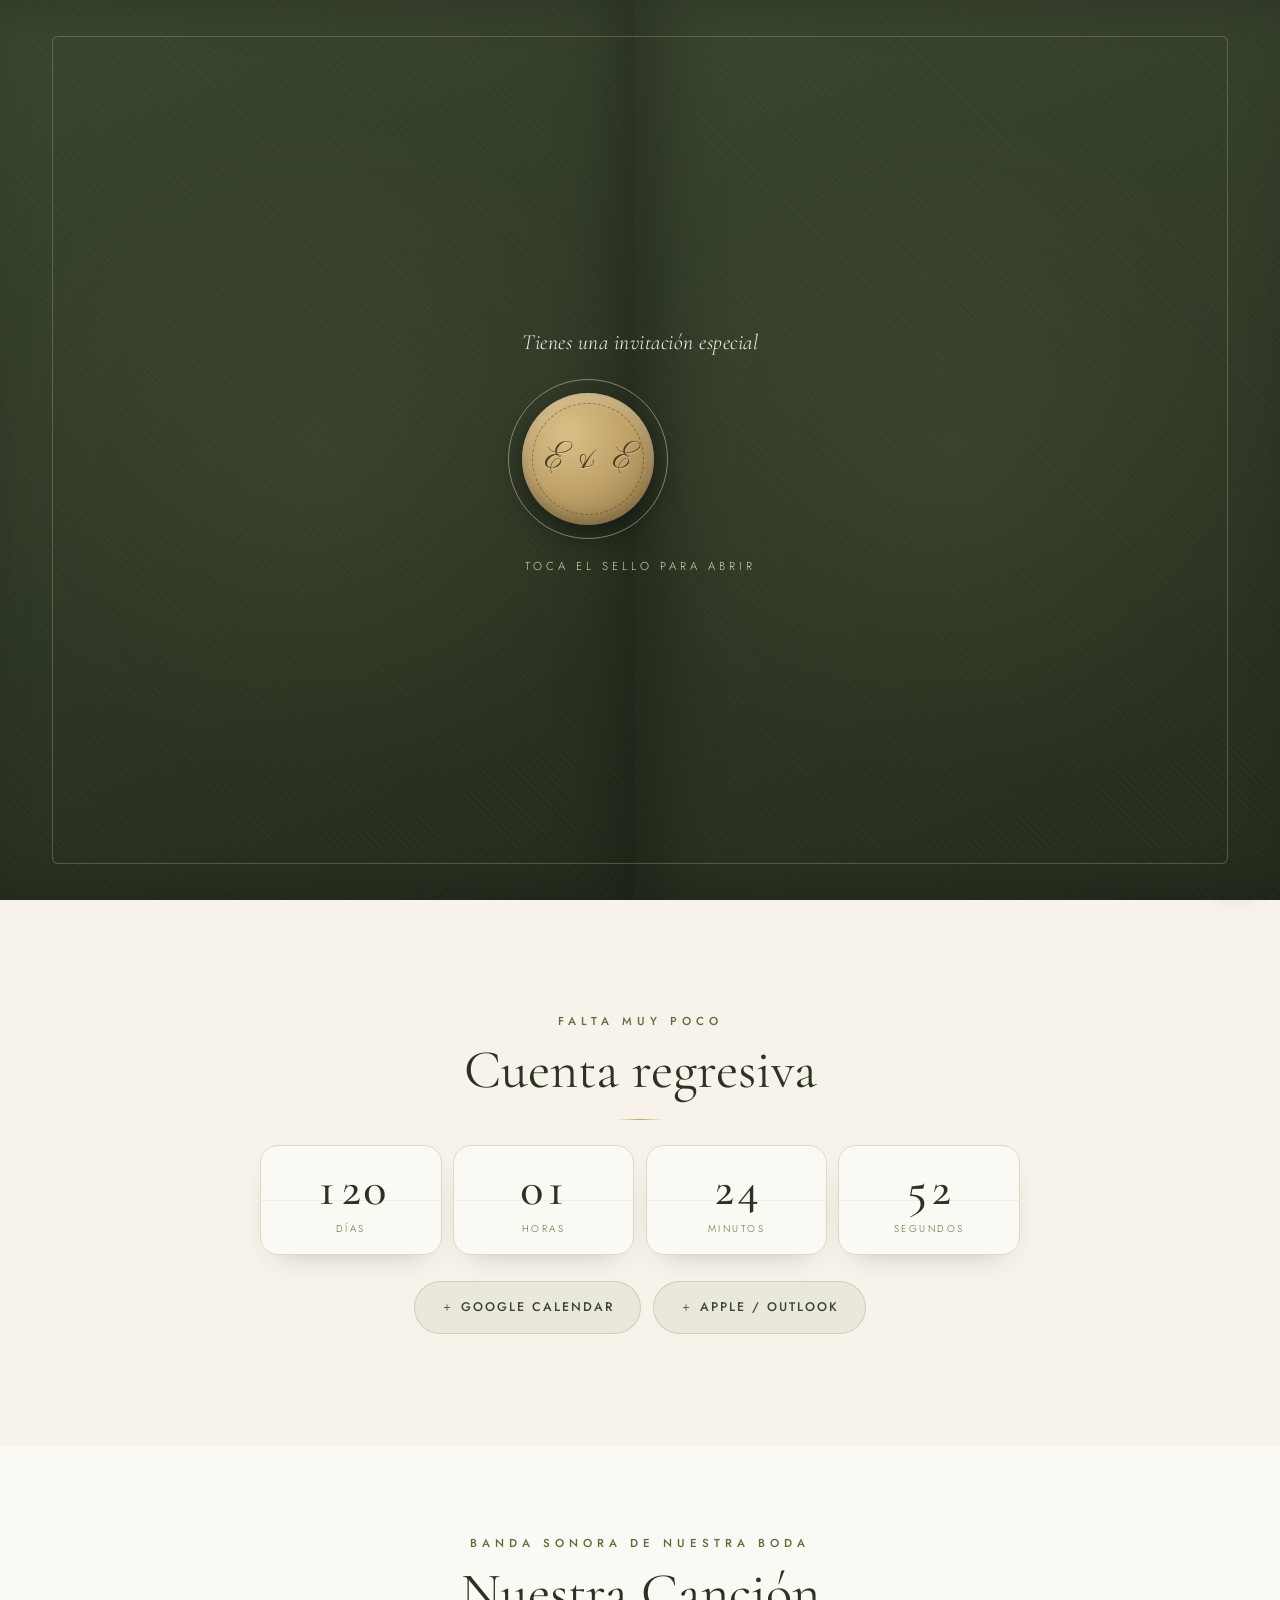
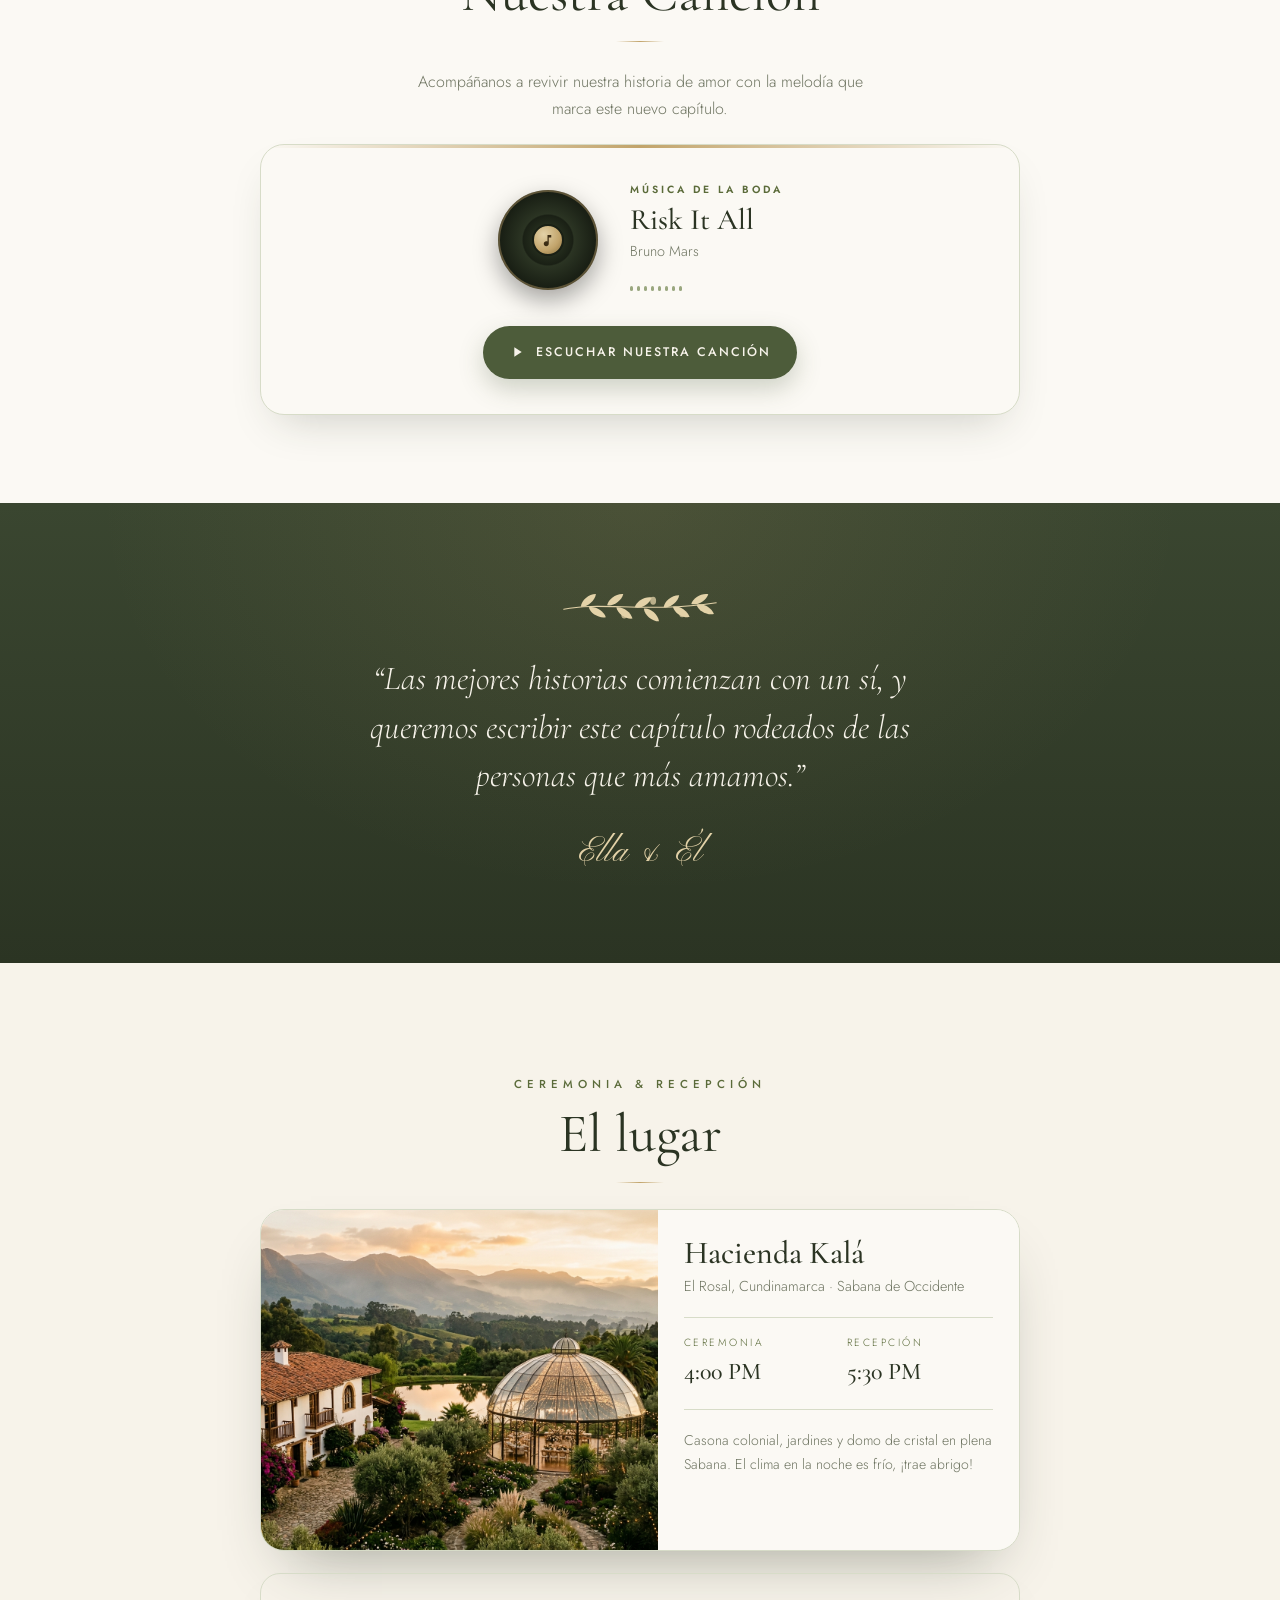
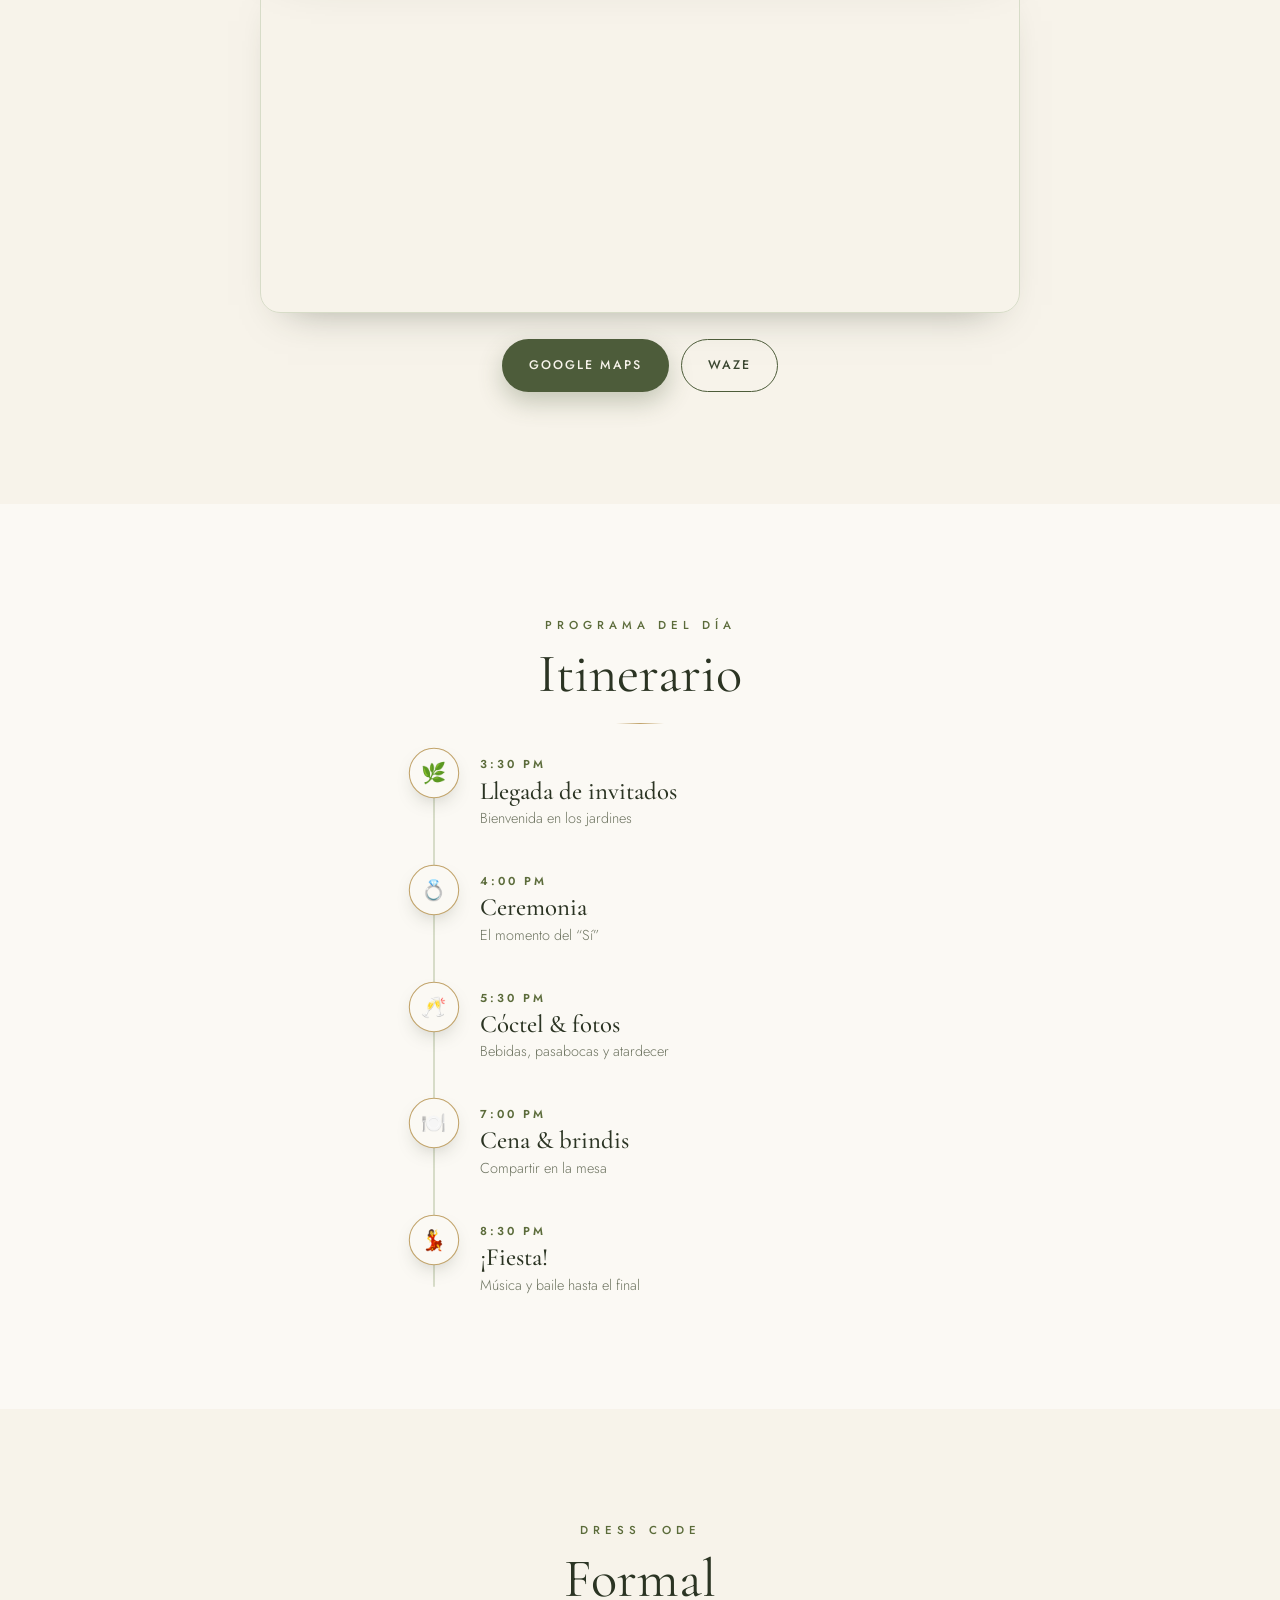
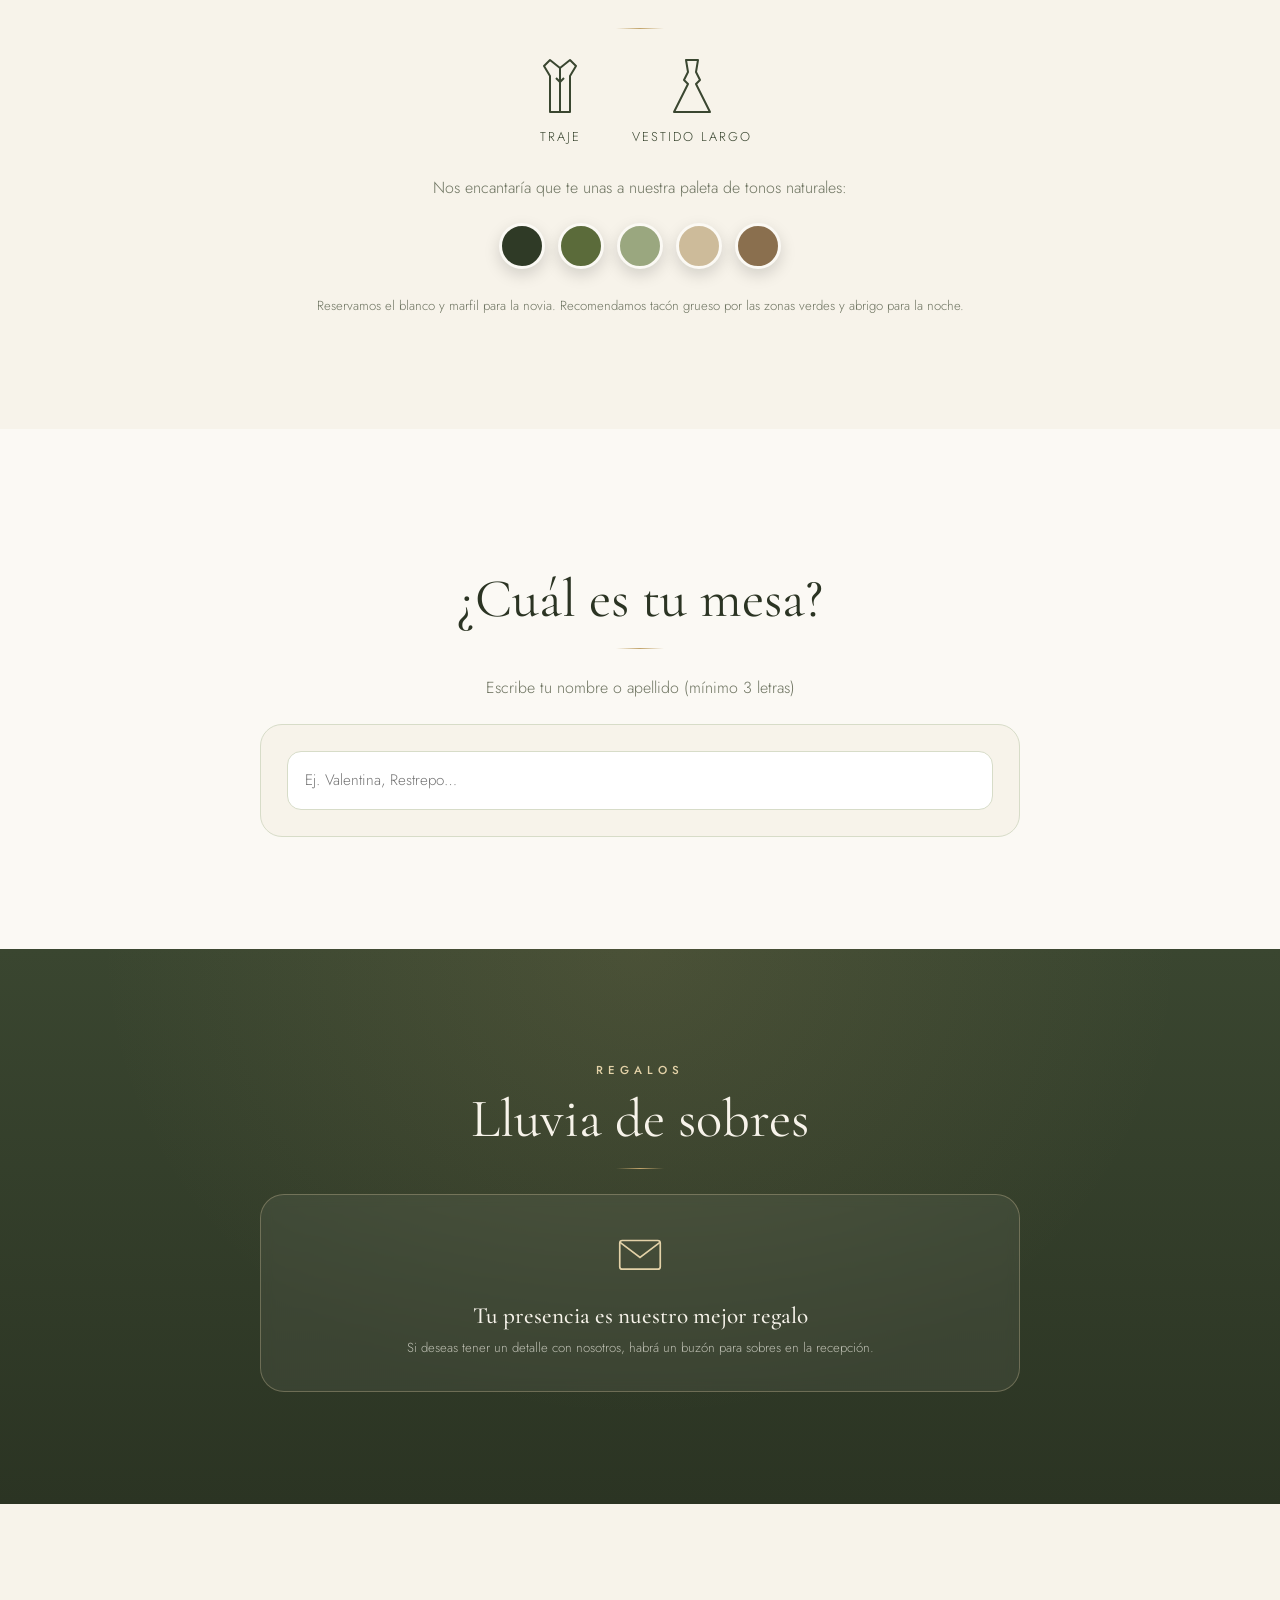
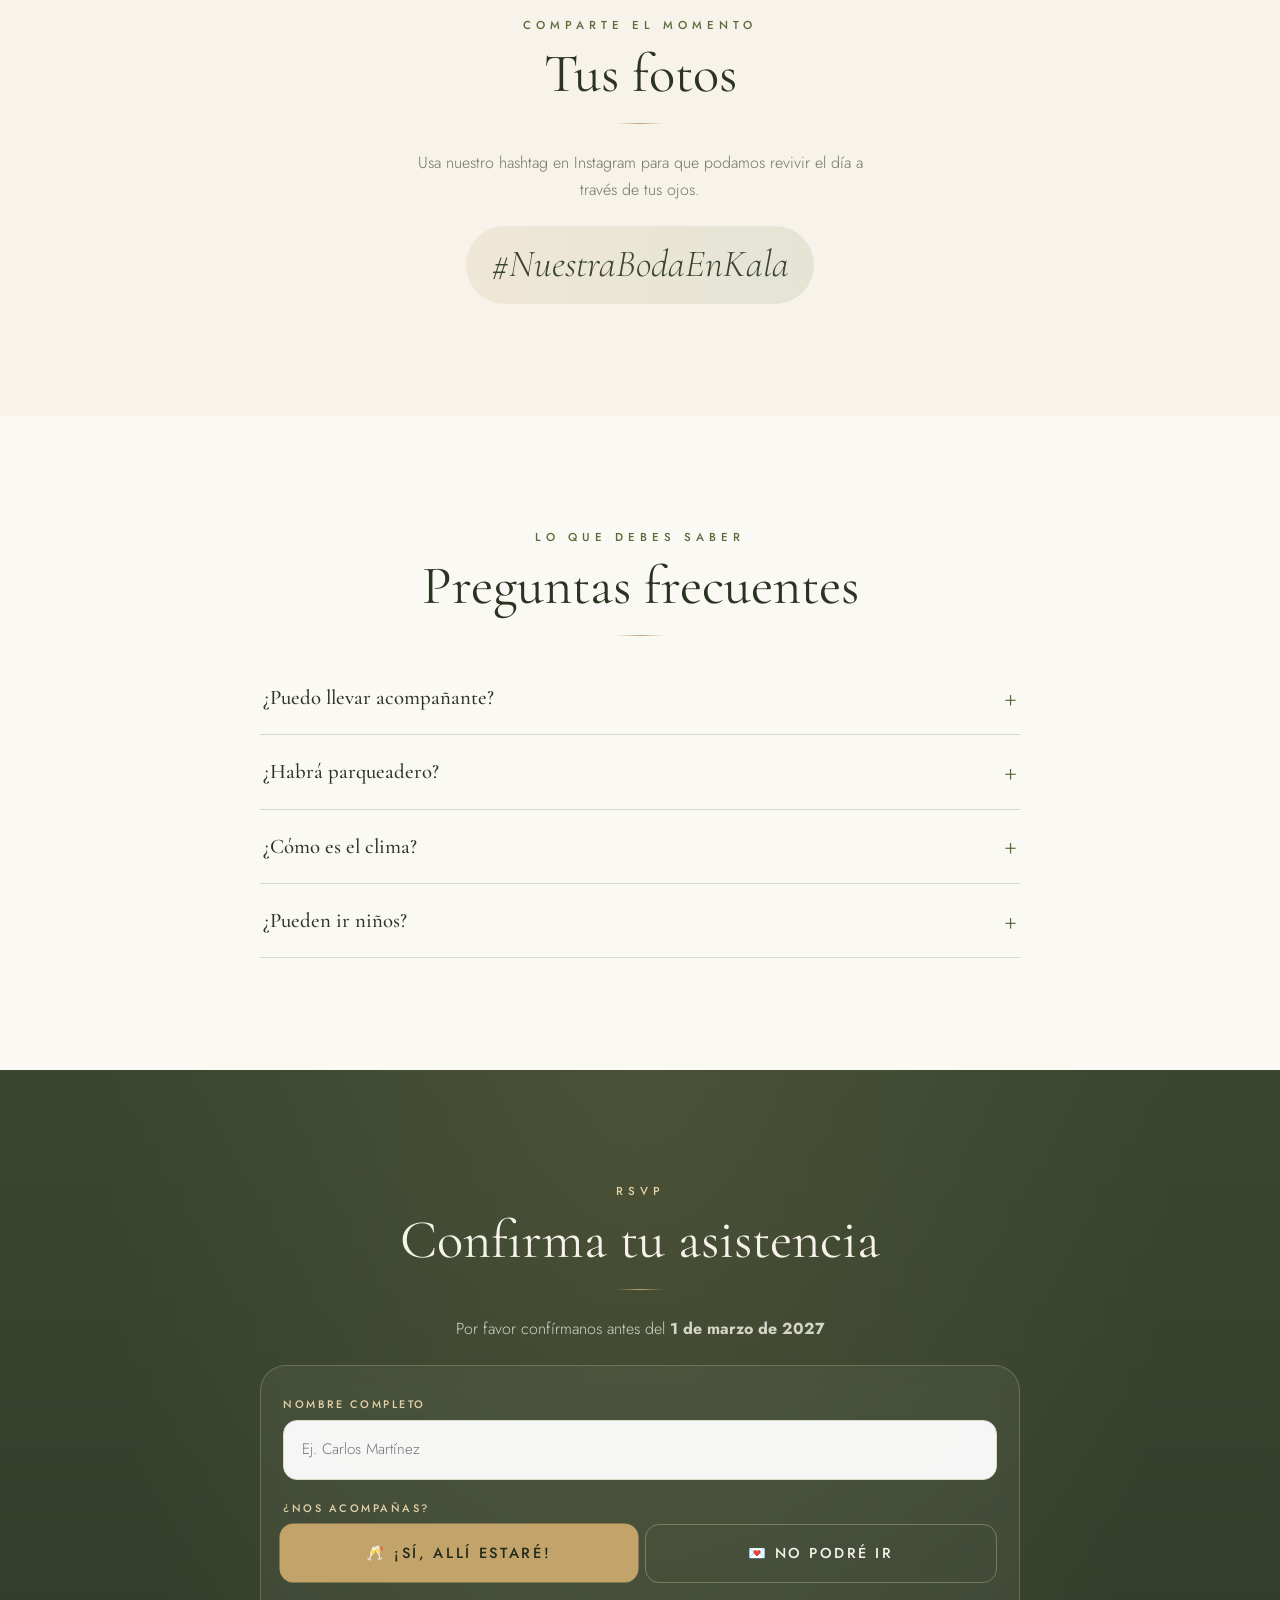
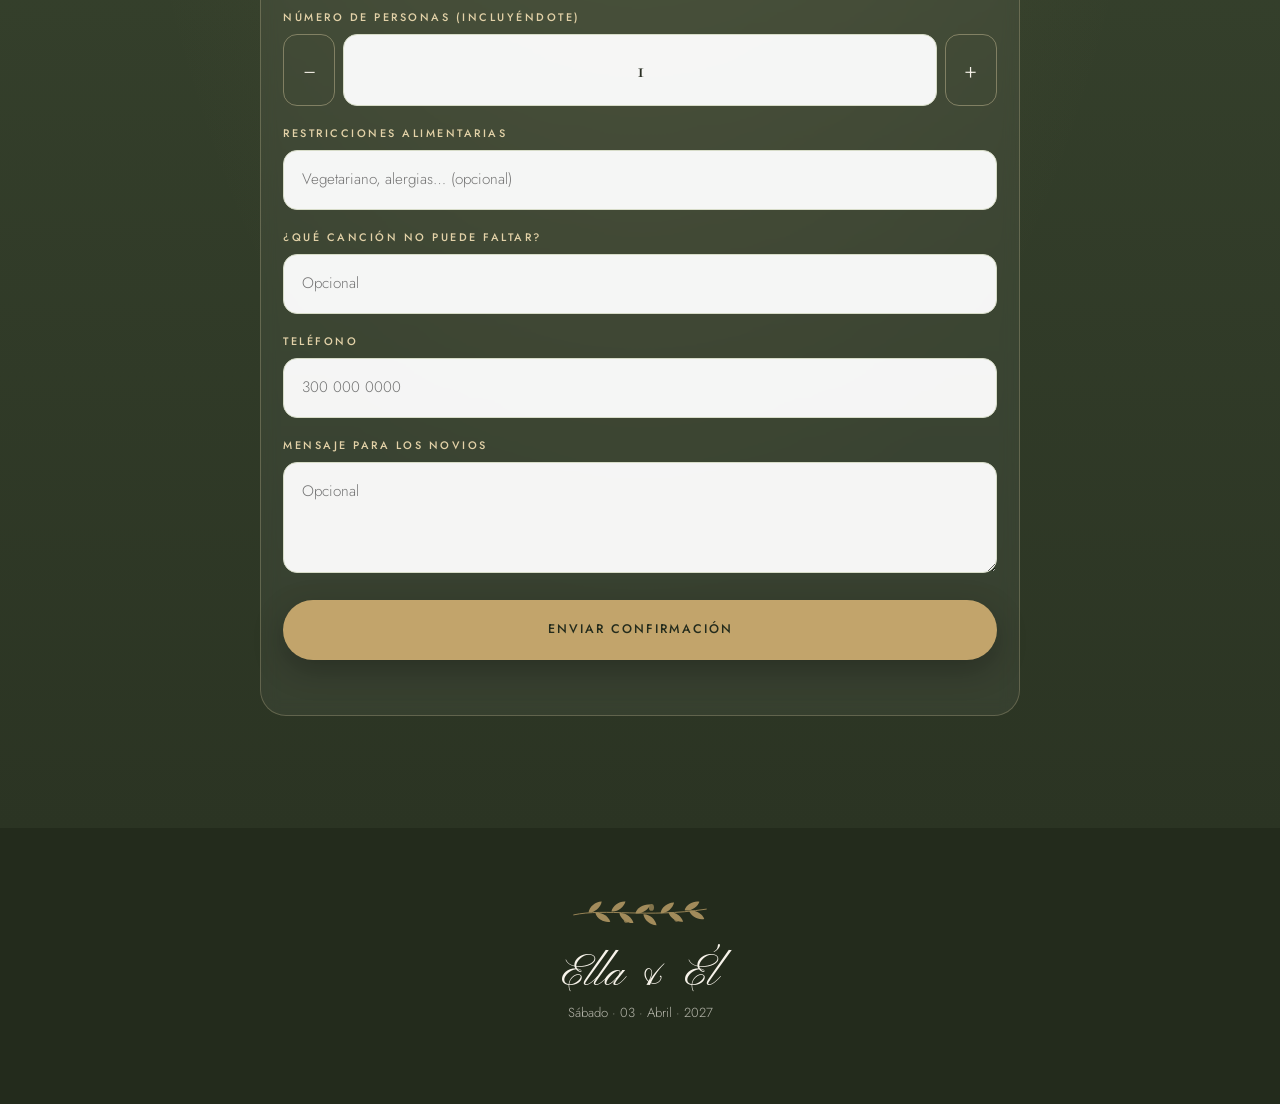
<file: index.html>
<!DOCTYPE html>
<html lang="es">
<head>
  <meta charset="UTF-8">
  <meta name="viewport" content="width=device-width, initial-scale=1.0, viewport-fit=cover">
  <title>Nuestra Boda · Hacienda Kalá · 3 de Abril 2027</title>
  <meta name="description" content="Te invitamos a celebrar nuestra boda en Hacienda Kalá, El Rosal. Confirma tu asistencia, conoce el itinerario, el código de vestimenta y cómo llegar.">
  <meta name="theme-color" content="#2b3423">

  <!-- Vista previa al compartir por WhatsApp / redes -->
  <meta property="og:title" content="¡Nos casamos! · Hacienda Kalá">
  <meta property="og:description" content="Sábado 3 de abril de 2027 · Acompáñanos en este día tan especial.">
  <meta property="og:image" content="assets/hacienda.jpg">
  <meta property="og:type" content="website">

  <link rel="preconnect" href="https://fonts.googleapis.com">
  <link rel="preconnect" href="https://fonts.gstatic.com" crossorigin>
  <link href="https://fonts.googleapis.com/css2?family=Cormorant+Garamond:ital,wght@0,300;0,400;0,500;0,600;1,300;1,400&family=Jost:wght@300;400;500;600&family=Pinyon+Script&display=swap" rel="stylesheet">
  <link rel="stylesheet" href="styles.css">
</head>
<body class="locked">

  <!-- ====== SVG reutilizables ====== -->
  <svg width="0" height="0" style="position:absolute" aria-hidden="true">
    <defs>
      <path id="leaf" d="M0 0 C 7 -7, 22 -7, 30 0 C 22 7, 7 7, 0 0 Z"/>
      <symbol id="olive-branch" viewBox="0 0 240 70">
        <path d="M4 40 C 60 28, 130 46, 236 30" fill="none" stroke="currentColor" stroke-width="1.6" stroke-linecap="round"/>
        <g fill="currentColor">
          <use href="#leaf" transform="translate(30 36) rotate(-40)"/>
          <use href="#leaf" transform="translate(42 37) rotate(30)"/>
          <use href="#leaf" transform="translate(70 34) rotate(-35)"/>
          <use href="#leaf" transform="translate(84 37) rotate(35)"/>
          <use href="#leaf" transform="translate(112 37) rotate(-30)"/>
          <use href="#leaf" transform="translate(126 39) rotate(40)"/>
          <use href="#leaf" transform="translate(156 37) rotate(-38)"/>
          <use href="#leaf" transform="translate(170 36) rotate(32)"/>
          <use href="#leaf" transform="translate(198 32) rotate(-30)"/>
          <use href="#leaf" transform="translate(206 33) rotate(28)"/>
        </g>
        <g fill="currentColor" opacity=".75">
          <ellipse cx="96" cy="48" rx="4.5" ry="6"/>
          <ellipse cx="140" cy="27" rx="4.5" ry="6"/>
          <ellipse cx="184" cy="46" rx="4.5" ry="6"/>
        </g>
      </symbol>
    </defs>
  </svg>

  <!-- ====== INTRO: sobre con sello de cera ====== -->
  <div id="intro" class="intro" role="dialog" aria-label="Abrir invitación">
    <div class="intro__door intro__door--left"></div>
    <div class="intro__door intro__door--right"></div>
    <div class="intro__content">
      <p class="intro__eyebrow">Tienes una invitación especial</p>
      <button id="open-invitation" class="seal" aria-label="Abrir invitación">
        <span class="seal__ring"></span>
        <span class="seal__initials" data-bind="iniciales">E &amp; E</span>
      </button>
      <p class="intro__hint">Toca el sello para abrir</p>
    </div>
  </div>

  <!-- Botón de música -->
  <button id="music-toggle" class="music-toggle" aria-label="Música" hidden>
    <span class="bars"><i></i><i></i><i></i><i></i></span>
  </button>

  <!-- ====== HERO ====== -->
  <header class="hero" id="inicio">
    <div class="hero__bg" style="background-image:url('assets/hacienda.jpg')"></div>
    <div class="hero__overlay"></div>
    <canvas id="leaves-canvas" class="hero__canvas" aria-hidden="true"></canvas>

    <div class="hero__content">
      <p class="hero__eyebrow anim" style="--d:.2s">Nos casamos</p>
      <h1 class="hero__names">
        <span class="name anim-letters" data-bind="novia">Ella</span>
        <span class="amp anim" style="--d:1.2s">&amp;</span>
        <span class="name anim-letters" data-bind="novio" data-delay="1.4">Él</span>
      </h1>
      <svg class="hero__branch anim" style="--d:2.2s"><use href="#olive-branch"/></svg>
      <p class="hero__date anim" style="--d:2.5s" data-bind="fechaTexto">Sábado · 03 · Abril · 2027</p>
      <p class="hero__place anim" style="--d:2.8s"><span data-bind="lugarNombre">Hacienda Kalá</span> · El Rosal</p>
    </div>

    <a href="#cuenta" class="scroll-cue anim" style="--d:3.2s" aria-label="Desliza hacia abajo">
      <span>Desliza</span><i></i>
    </a>
  </header>

  <main>
    <!-- ====== CUENTA REGRESIVA ====== -->
    <section class="section section--cream" id="cuenta">
      <div class="container">
        <p class="eyebrow reveal">Falta muy poco</p>
        <h2 class="title reveal">Cuenta regresiva</h2>
        <div class="countdown reveal">
          <div class="cd"><span class="cd__num" id="cd-d">000</span><span class="cd__lbl">Días</span></div>
          <div class="cd"><span class="cd__num" id="cd-h">00</span><span class="cd__lbl">Horas</span></div>
          <div class="cd"><span class="cd__num" id="cd-m">00</span><span class="cd__lbl">Minutos</span></div>
          <div class="cd"><span class="cd__num" id="cd-s">00</span><span class="cd__lbl">Segundos</span></div>
        </div>
        <div class="btn-row reveal">
          <a id="btn-gcal" class="btn btn--ghost" target="_blank" rel="noopener">＋ Google Calendar</a>
          <button id="btn-ics" class="btn btn--ghost">＋ Apple / Outlook</button>
        </div>
      </div>
    </section>

    <!-- ====== NUESTRA CANCIÓN ====== -->
    <section class="section section--white music-section" id="musica">
      <div class="container">
        <p class="eyebrow reveal">Banda sonora de nuestra boda</p>
        <h2 class="title reveal">Nuestra Canción</h2>
        <p class="text reveal">Acompáñanos a revivir nuestra historia de amor con la melodía que marca este nuevo capítulo.</p>

        <div class="music-card reveal" id="music-card">
          <div class="music-card__body">
            <div class="music-card__disc-wrapper">
              <div class="music-card__disc" id="music-disc" aria-hidden="true">
                <div class="music-card__disc-center">
                  <svg class="music-card__disc-icon" viewBox="0 0 24 24" fill="currentColor">
                    <path d="M12 3v10.55c-.59-.34-1.27-.55-2-.55-2.21 0-4 1.79-4 4s1.79 4 4 4 4-1.79 4-4V7h4V3h-6z"/>
                  </svg>
                </div>
              </div>
            </div>

            <div class="music-card__info">
              <span class="music-card__badge" id="music-status-text">Música de la boda</span>
              <h3 class="music-card__song" data-bind="cancionTitulo">Risk It All</h3>
              <p class="music-card__artist" data-bind="cancionArtista">Bruno Mars</p>
              
              <div class="music-card__wave" id="music-waves" aria-hidden="true">
                <span></span><span></span><span></span><span></span><span></span><span></span><span></span><span></span>
              </div>
            </div>
          </div>

          <div class="music-card__action">
            <button id="btn-play-music" class="btn btn--solid music-card__btn" type="button" aria-label="Reproducir canción">
              <span class="music-card__btn-icon" id="music-btn-icon">
                <svg viewBox="0 0 24 24" width="16" height="16" fill="currentColor"><path d="M8 5v14l11-7z"/></svg>
              </span>
              <span id="music-btn-text">Escuchar nuestra canción</span>
            </button>
          </div>
        </div>
      </div>
    </section>

    <!-- ====== FRASE ====== -->
    <section class="section section--olive quote-section">
      <svg class="quote-branch reveal"><use href="#olive-branch"/></svg>
      <blockquote class="quote reveal">
        “Las mejores historias comienzan con un sí, y queremos escribir este capítulo rodeados de las personas que más amamos.”
      </blockquote>
      <p class="quote-sign reveal"><span data-bind="novia">Ella</span> &amp; <span data-bind="novio">Él</span></p>
    </section>

    <!-- ====== LUGAR ====== -->
    <section class="section section--cream" id="lugar">
      <div class="container">
        <p class="eyebrow reveal">Ceremonia &amp; Recepción</p>
        <h2 class="title reveal">El lugar</h2>

        <article class="venue reveal">
          <div class="venue__img" style="background-image:url('assets/hacienda.jpg')"></div>
          <div class="venue__body">
            <h3 class="venue__name" data-bind="lugarNombre">Hacienda Kalá</h3>
            <p class="venue__addr" data-bind="lugarDireccion">El Rosal, Cundinamarca</p>
            <div class="venue__meta">
              <div><span class="lbl">Ceremonia</span><strong>4:00 PM</strong></div>
              <div><span class="lbl">Recepción</span><strong>5:30 PM</strong></div>
            </div>
            <p class="venue__note">Casona colonial, jardines y domo de cristal en plena Sabana. El clima en la noche es frío, ¡trae abrigo!</p>
          </div>
        </article>

        <div class="map reveal">
          <iframe id="map-frame" title="Mapa Hacienda Kalá" loading="lazy" referrerpolicy="no-referrer-when-downgrade"></iframe>
        </div>
        <div class="btn-row reveal">
          <a id="btn-maps" class="btn btn--solid" target="_blank" rel="noopener">Google Maps</a>
          <a id="btn-waze" class="btn btn--outline" target="_blank" rel="noopener">Waze</a>
        </div>
      </div>
    </section>

    <!-- ====== ITINERARIO ====== -->
    <section class="section section--white" id="itinerario">
      <div class="container">
        <p class="eyebrow reveal">Programa del día</p>
        <h2 class="title reveal">Itinerario</h2>

        <div class="timeline" id="timeline">
          <span class="timeline__line"><span class="timeline__progress" id="timeline-progress"></span></span>
          <ol>
            <li class="tl reveal"><span class="tl__dot">🌿</span><time>3:30 PM</time><h4>Llegada de invitados</h4><p>Bienvenida en los jardines</p></li>
            <li class="tl reveal"><span class="tl__dot">💍</span><time>4:00 PM</time><h4>Ceremonia</h4><p>El momento del “Sí”</p></li>
            <li class="tl reveal"><span class="tl__dot">🥂</span><time>5:30 PM</time><h4>Cóctel &amp; fotos</h4><p>Bebidas, pasabocas y atardecer</p></li>
            <li class="tl reveal"><span class="tl__dot">🍽️</span><time>7:00 PM</time><h4>Cena &amp; brindis</h4><p>Compartir en la mesa</p></li>
            <li class="tl reveal"><span class="tl__dot">💃</span><time>8:30 PM</time><h4>¡Fiesta!</h4><p>Música y baile hasta el final</p></li>
          </ol>
        </div>
      </div>
    </section>

    <!-- ====== DRESS CODE ====== -->
    <section class="section section--cream" id="vestimenta">
      <div class="container">
        <p class="eyebrow reveal">Dress code</p>
        <h2 class="title reveal">Formal</h2>
        <div class="dress reveal">
          <div class="dress__item">
            <svg viewBox="0 0 64 64" class="dress__icon"><path d="M22 6l10 8 10-8 6 6-6 10v36H22V22l-6-10z" fill="none" stroke="currentColor" stroke-width="2" stroke-linejoin="round"/><path d="M32 14v44M28 24l4 4 4-4" fill="none" stroke="currentColor" stroke-width="2"/></svg>
            <span>Traje</span>
          </div>
          <div class="dress__item">
            <svg viewBox="0 0 64 64" class="dress__icon"><path d="M26 6h12l-2 12 4 8-4 4 14 28H14l14-28-4-4 4-8z" fill="none" stroke="currentColor" stroke-width="2" stroke-linejoin="round"/></svg>
            <span>Vestido largo</span>
          </div>
        </div>
        <p class="text reveal">Nos encantaría que te unas a nuestra paleta de tonos naturales:</p>
        <div class="swatches reveal">
          <span class="sw" style="--c:#2f3a26" data-name="Oliva profundo"></span>
          <span class="sw" style="--c:#5b6b3a" data-name="Oliva"></span>
          <span class="sw" style="--c:#9aa77f" data-name="Salvia"></span>
          <span class="sw" style="--c:#cdbb9a" data-name="Arena"></span>
          <span class="sw" style="--c:#8a6f4e" data-name="Terracota suave"></span>
        </div>
        <p class="small reveal">Reservamos el blanco y marfil para la novia. Recomendamos tacón grueso por las zonas verdes y abrigo para la noche.</p>
      </div>
    </section>

    <!-- ====== MESA ====== -->
    <section class="section section--white" id="mesa">
      <div class="container">
        <p class="eyebrow reveal">Ubicación</p>
        <h2 class="title reveal">¿Cuál es tu mesa?</h2>
        <p class="text reveal">Escribe tu nombre o apellido (mínimo 3 letras)</p>
        <div class="finder reveal">
          <input type="text" id="guest-search" class="input" placeholder="Ej. Valentina, Restrepo…" autocomplete="off">
          <div id="search-result" class="finder__result" aria-live="polite"></div>
        </div>
      </div>
    </section>

    <!-- ====== REGALOS ====== -->
    <section class="section section--olive" id="regalos">
      <div class="container">
        <p class="eyebrow eyebrow--light reveal">Regalos</p>
        <h2 class="title title--light reveal">Lluvia de sobres</h2>
        <div class="gift reveal">
          <svg viewBox="0 0 64 64" class="gift__icon"><rect x="8" y="16" width="48" height="34" rx="3" fill="none" stroke="currentColor" stroke-width="2"/><path d="M8 18l24 18 24-18" fill="none" stroke="currentColor" stroke-width="2"/></svg>
          <p class="gift__account">Tu presencia es nuestro mejor regalo</p>
          <p class="small small--light">Si deseas tener un detalle con nosotros, habrá un buzón para sobres en la recepción.</p>
        </div>
      </div>
    </section>

    <!-- ====== FOTOS / HASHTAG ====== -->
    <section class="section section--cream" id="fotos">
      <div class="container">
        <p class="eyebrow reveal">Comparte el momento</p>
        <h2 class="title reveal">Tus fotos</h2>
        <p class="text reveal">Usa nuestro hashtag en Instagram para que podamos revivir el día a través de tus ojos.</p>
        <p class="hashtag reveal" data-bind="hashtag">#NuestraBodaEnKala</p>
      </div>
    </section>

    <!-- ====== FAQ ====== -->
    <section class="section section--white" id="faq">
      <div class="container">
        <p class="eyebrow reveal">Lo que debes saber</p>
        <h2 class="title reveal">Preguntas frecuentes</h2>
        <div class="faq reveal">
          <details><summary>¿Puedo llevar acompañante?</summary><p>Tu invitación indica el número de pases. Te pedimos respetarlo para que todos estemos cómodos.</p></details>
          <details><summary>¿Habrá parqueadero?</summary><p>Sí, la hacienda cuenta con parqueadero para invitados.</p></details>
          <details><summary>¿Cómo es el clima?</summary><p>El Rosal es frío, sobre todo en la noche (8–12 °C). Lleva un abrigo o chal.</p></details>
          <details><summary>¿Pueden ir niños?</summary><p>Amamos a los pequeños, pero esta celebración será solo para adultos.</p></details>
        </div>
      </div>
    </section>

    <!-- ====== RSVP ====== -->
    <section class="section section--olive" id="rsvp">
      <div class="container">
        <p class="eyebrow eyebrow--light reveal">RSVP</p>
        <h2 class="title title--light reveal">Confirma tu asistencia</h2>
        <p class="text text--light reveal">Por favor confírmanos antes del <strong data-bind="fechaLimiteRSVP">1 de marzo</strong></p>

        <form id="rsvp-form" class="rsvp reveal" name="rsvp" method="POST" data-netlify="true" netlify-honeypot="bot-field" novalidate>
          <input type="hidden" name="form-name" value="rsvp">
          <p hidden><label>No llenar: <input name="bot-field"></label></p>
          <div class="field">
            <label for="rsvp-name">Nombre completo</label>
            <input class="input" type="text" id="rsvp-name" name="nombre" placeholder="Ej. Carlos Martínez" required>
          </div>

          <div class="field">
            <span class="label">¿Nos acompañas?</span>
            <div class="choice">
              <label class="choice__opt">
                <input type="radio" name="asistencia" value="Sí" checked>
                <span>🥂 ¡Sí, allí estaré!</span>
              </label>
              <label class="choice__opt">
                <input type="radio" name="asistencia" value="No">
                <span>💌 No podré ir</span>
              </label>
            </div>
          </div>

          <div class="yes-only" id="yes-only">
            <div class="field">
              <label for="rsvp-count">Número de personas (incluyéndote)</label>
              <div class="stepper">
                <button type="button" class="stepper__btn" data-step="-1" aria-label="Menos">−</button>
                <input class="input stepper__val" type="number" id="rsvp-count" name="personas" value="1" min="1" readonly>
                <button type="button" class="stepper__btn" data-step="1" aria-label="Más">+</button>
              </div>
            </div>
            <div class="field" id="companions-field" hidden>
              <label for="rsvp-companions">Nombre de tus acompañantes</label>
              <input class="input" type="text" id="rsvp-companions" name="acompanantes" placeholder="Ej. Ana Pérez">
            </div>
            <div class="field">
              <label for="rsvp-diet">Restricciones alimentarias</label>
              <input class="input" type="text" id="rsvp-diet" name="restricciones" placeholder="Vegetariano, alergias… (opcional)">
            </div>
            <div class="field">
              <label for="rsvp-song">¿Qué canción no puede faltar?</label>
              <input class="input" type="text" id="rsvp-song" name="cancion" placeholder="Opcional">
            </div>
          </div>

          <div class="field">
            <label for="rsvp-phone">Teléfono</label>
            <input class="input" type="tel" id="rsvp-phone" name="telefono" placeholder="300 000 0000">
          </div>
          <div class="field">
            <label for="rsvp-msg">Mensaje para los novios</label>
            <textarea class="input" id="rsvp-msg" name="mensaje" rows="3" placeholder="Opcional"></textarea>
          </div>

          <button type="submit" id="rsvp-submit" class="btn btn--light btn--block">
            <span class="btn__text">Enviar confirmación</span>
            <span class="spinner" aria-hidden="true"></span>
          </button>
          <p id="rsvp-error" class="rsvp__error" role="alert"></p>
        </form>

        <div id="rsvp-thanks" class="thanks" hidden>
          <svg class="thanks__check" viewBox="0 0 52 52"><circle cx="26" cy="26" r="24" fill="none"/><path fill="none" d="M15 27l7 7 15-15"/></svg>
          <h3 id="thanks-title">¡Gracias por confirmar!</h3>
          <p id="thanks-text">Nos hace muy felices compartir este día contigo.</p>
        </div>
      </div>
    </section>
  </main>

  <footer class="footer">
    <svg class="footer__branch"><use href="#olive-branch"/></svg>
    <p class="footer__names"><span data-bind="novia">Ella</span> &amp; <span data-bind="novio">Él</span></p>
    <p class="small small--light" data-bind="fechaTexto">03 · 04 · 2027</p>
  </footer>

  <canvas id="confetti" class="confetti" aria-hidden="true"></canvas>
  <audio id="bg-music" loop preload="none"></audio>

  <!-- Contenedor 100% invisible para el audio de YouTube (reproducción nativa) -->
  <div class="yt-player-offscreen" aria-hidden="true">
    <div id="yt-player"></div>
  </div>

  <script src="https://www.youtube.com/iframe_api"></script>
  <script src="config.js"></script>
  <script src="script.js"></script>
</body>
</html>
</file>
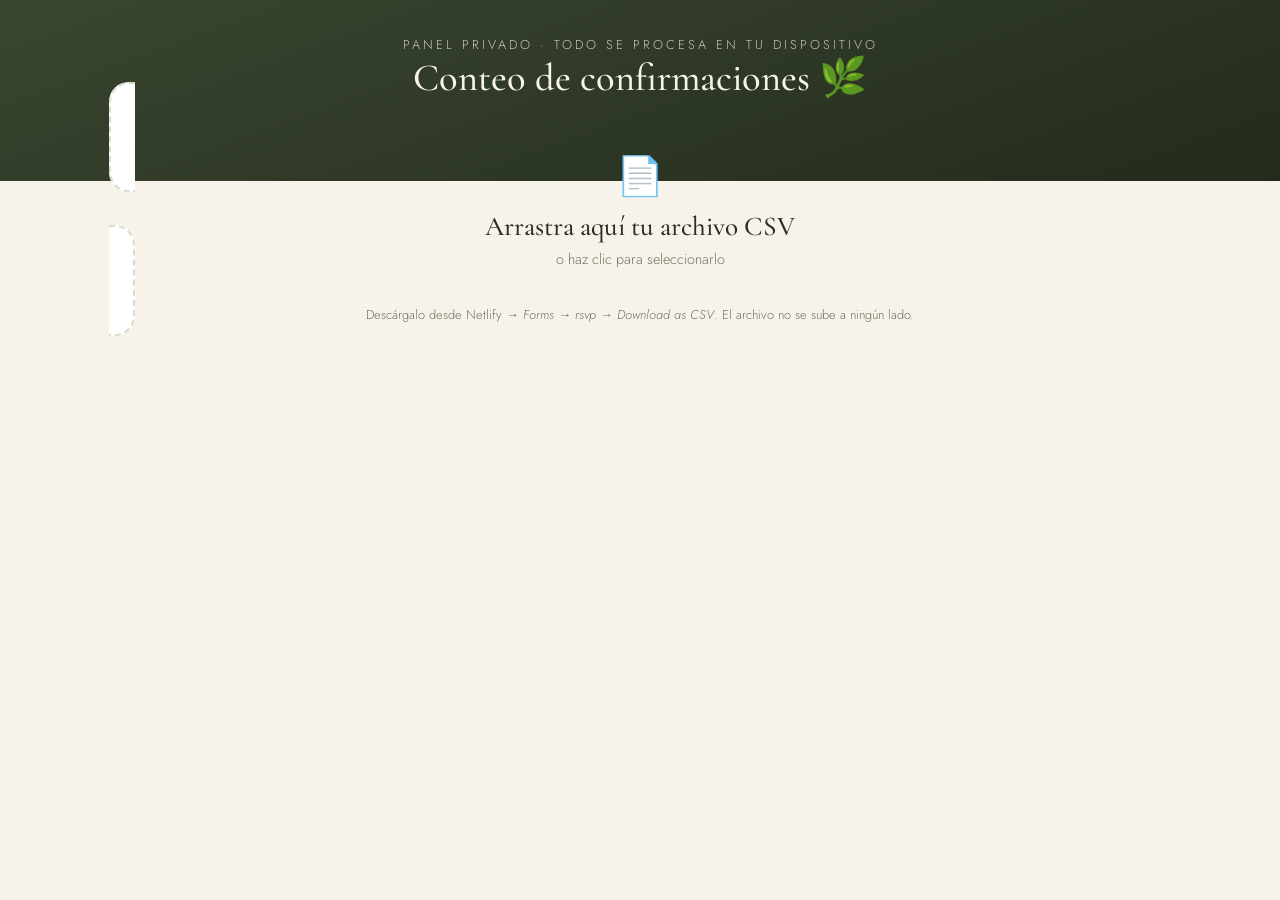
<file: admin.html>
<!DOCTYPE html>
<html lang="es">
<head>
  <meta charset="UTF-8">
  <meta name="viewport" content="width=device-width, initial-scale=1.0">
  <meta name="robots" content="noindex, nofollow">
  <title>Conteo de confirmaciones · Boda</title>
  <link href="https://fonts.googleapis.com/css2?family=Cormorant+Garamond:wght@400;500;600&family=Jost:wght@300;400;500;600&display=swap" rel="stylesheet">
  <style>
    :root { --o9:#232b1c; --o7:#3a4630; --o6:#4d5c3a; --sage:#d7dcc8; --cream:#f7f3ea; --gold:#c2a46b; --muted:#6e7461; }
    * { box-sizing: border-box; margin: 0; padding: 0; }
    body { font-family: 'Jost', sans-serif; font-weight: 300; background: var(--cream); color: #2a2f24; min-height: 100vh; }
    header { background: linear-gradient(160deg, var(--o7), var(--o9)); color: var(--cream); padding: 2.2rem 1.5rem 5rem; text-align: center; }
    header h1 { font-family: 'Cormorant Garamond', serif; font-weight: 500; font-size: 2.4rem; }
    header p { opacity: .75; font-size: .8rem; letter-spacing: 3px; text-transform: uppercase; }
    main { max-width: 1100px; margin: -3.5rem auto 3rem; padding: 0 1.2rem; }
    .card { background: #fff; border-radius: 20px; box-shadow: 0 20px 50px -30px rgba(35,43,28,.5); border: 1px solid var(--sage); }
    .drop { padding: 2.6rem 1.5rem; text-align: center; border: 2px dashed var(--sage); cursor: pointer; transition: border-color .2s, background .2s; }
    .drop.over { border-color: var(--gold); background: #fffdf6; }
    .drop h2 { font-family: 'Cormorant Garamond', serif; font-weight: 500; font-size: 1.7rem; margin: .4rem 0; }
    .drop p { color: var(--muted); font-size: .9rem; }
    .drop .icon { font-size: 2.4rem; }
    .note { font-size: .8rem; color: var(--muted); text-align: center; margin: .8rem 0 1.6rem; }
    button { font: inherit; cursor: pointer; border: 0; border-radius: 999px; padding: .8rem 1.4rem; background: var(--o6); color: #fff; letter-spacing: 1.5px; text-transform: uppercase; font-size: .72rem; font-weight: 500; transition: background .2s; }
    button:hover { background: var(--o9); }
    button.ghost { background: transparent; color: var(--o6); border: 1px solid var(--o6); }
    input[type=search] { flex: 1; min-width: 180px; padding: .8rem 1rem; border: 1px solid var(--sage); border-radius: 12px; font: inherit; outline: none; }
    .stats { display: grid; grid-template-columns: repeat(auto-fit, minmax(200px, 1fr)); gap: 1rem; margin-bottom: 1.2rem; }
    .stat { padding: 1.4rem; }
    .stat .lbl { font-size: .7rem; letter-spacing: 2.5px; text-transform: uppercase; color: var(--muted); }
    .stat .num { font-family: 'Cormorant Garamond', serif; font-size: 3rem; font-weight: 600; color: var(--o7); line-height: 1.1; }
    .stat.hl { background: linear-gradient(160deg, var(--o6), var(--o7)); color: #fff; border: 0; }
    .stat.hl .lbl { color: rgba(255,255,255,.75); } .stat.hl .num { color: #fff; }
    .toolbar { display: flex; gap: .6rem; flex-wrap: wrap; align-items: center; padding: 1rem 1.2rem; border-bottom: 1px solid var(--sage); }
    .tabs button { background: transparent; color: var(--muted); border: 1px solid var(--sage); }
    .tabs button.on { background: var(--o6); color: #fff; border-color: var(--o6); }
    .table-wrap { overflow-x: auto; }
    table { width: 100%; border-collapse: collapse; font-size: .88rem; }
    th, td { text-align: left; padding: .85rem 1rem; border-bottom: 1px solid #eef0e8; vertical-align: top; }
    th { font-size: .68rem; letter-spacing: 2px; text-transform: uppercase; color: var(--muted); font-weight: 500; background: #fafaf6; }
    td.n { font-weight: 500; }
    .pill { display: inline-block; padding: .15rem .7rem; border-radius: 999px; font-size: .75rem; font-weight: 500; }
    .pill.si { background: #e5ecd6; color: #3a4630; } .pill.no { background: #f3e4dc; color: #8a4a2c; }
    .empty { padding: 3rem; text-align: center; color: var(--muted); }
    [hidden] { display: none !important; }
  </style>
</head>
<body>
  <header>
    <p>Panel privado · todo se procesa en tu dispositivo</p>
    <h1>Conteo de confirmaciones 🌿</h1>
  </header>

  <main>
    <label class="card drop" id="drop">
      <div class="icon">📄</div>
      <h2>Arrastra aquí tu archivo CSV</h2>
      <p>o haz clic para seleccionarlo</p>
      <input type="file" id="file" accept=".csv,text/csv" hidden>
    </label>
    <p class="note">Descárgalo desde Netlify → <em>Forms → rsvp → Download as CSV</em>. El archivo no se sube a ningún lado.</p>

    <section id="dash" hidden>
      <div class="stats">
        <div class="card stat hl"><div class="lbl">Personas que asisten</div><div class="num" id="s-personas">0</div></div>
        <div class="card stat"><div class="lbl">Confirmaciones "Sí"</div><div class="num" id="s-si">0</div></div>
        <div class="card stat"><div class="lbl">No asistirán</div><div class="num" id="s-no">0</div></div>
        <div class="card stat"><div class="lbl">Respuestas únicas</div><div class="num" id="s-total">0</div></div>
      </div>

      <div class="card">
        <div class="toolbar">
          <input type="search" id="filtro" placeholder="Buscar por nombre…">
          <div class="tabs">
            <button data-f="todos" class="on">Todos</button>
            <button data-f="Sí">Sí</button>
            <button data-f="No">No</button>
          </div>
          <button class="ghost" id="btn-clear">Cargar otro archivo</button>
        </div>
        <div class="table-wrap">
          <table>
            <thead><tr><th>Fecha</th><th>Nombre</th><th>Asiste</th><th>Personas</th><th>Acompañantes</th><th>Restricciones</th><th>Canción</th><th>Teléfono</th><th>Mensaje</th></tr></thead>
            <tbody id="rows"></tbody>
          </table>
          <p class="empty" id="empty" hidden>No hay resultados.</p>
        </div>
      </div>
      <p class="note" id="dupes"></p>
    </section>
  </main>

  <script>
    const $ = s => document.querySelector(s);
    const esc = s => String(s ?? '').replace(/[&<>"]/g, c => ({ '&':'&amp;','<':'&lt;','>':'&gt;','"':'&quot;' }[c]));
    const norm = t => String(t || '').toLowerCase().normalize('NFD').replace(/[\u0300-\u036f]/g, '').trim();
    let datos = [], filtroAsis = 'todos';

    /* CSV parser (soporta comillas, comas/; y saltos de línea dentro de campos) */
    function parseCSV(text) {
      text = text.replace(/^\ufeff/, '');
      const sep = (text.split('\n')[0].match(/;/g) || []).length > (text.split('\n')[0].match(/,/g) || []).length ? ';' : ',';
      const rows = []; let row = [], cur = '', q = false;
      for (let i = 0; i < text.length; i++) {
        const c = text[i];
        if (q) {
          if (c === '"' && text[i + 1] === '"') { cur += '"'; i++; }
          else if (c === '"') q = false;
          else cur += c;
        } else if (c === '"') q = true;
        else if (c === sep) { row.push(cur); cur = ''; }
        else if (c === '\n' || c === '\r') {
          if (c === '\r' && text[i + 1] === '\n') i++;
          row.push(cur); rows.push(row); row = []; cur = '';
        } else cur += c;
      }
      if (cur || row.length) { row.push(cur); rows.push(row); }
      return rows.filter(r => r.some(v => v.trim()));
    }

    function procesar(text) {
      const rows = parseCSV(text);
      if (rows.length < 2) return alert('El archivo está vacío o no tiene el formato esperado.');
      const head = rows[0].map(norm);
      const col = (...names) => head.findIndex(h => names.some(n => h === n || h.includes(n)));
      const idx = {
        fecha: col('created_at', 'fecha', 'date'), nombre: col('nombre', 'name'),
        asistencia: col('asistencia'), personas: col('personas'), acompanantes: col('acompanantes'),
        restricciones: col('restricciones'), cancion: col('cancion'), telefono: col('telefono'), mensaje: col('mensaje'),
      };
      if (idx.nombre < 0 || idx.asistencia < 0) return alert('No encontré las columnas "nombre" y "asistencia" en el CSV.');
      const get = (r, k) => idx[k] >= 0 ? (r[idx[k]] || '').trim() : '';

      let todos = rows.slice(1).map(r => ({
        fecha: get(r, 'fecha'), nombre: get(r, 'nombre'),
        asistencia: /^s/i.test(get(r, 'asistencia')) ? 'Sí' : 'No',
        personas: parseInt(get(r, 'personas')) || 0,
        acompanantes: get(r, 'acompanantes'), restricciones: get(r, 'restricciones'),
        cancion: get(r, 'cancion'), telefono: get(r, 'telefono'), mensaje: get(r, 'mensaje'),
      })).filter(d => d.nombre);
      todos.forEach(d => { if (d.asistencia === 'Sí' && !d.personas) d.personas = 1; if (d.asistencia === 'No') d.personas = 0; });
      todos.sort((a, b) => new Date(a.fecha) - new Date(b.fecha));

      // Si alguien confirmó dos veces, cuenta solo su respuesta más reciente
      const unicos = new Map();
      todos.forEach(d => unicos.set(norm(d.nombre), d));
      datos = [...unicos.values()].reverse();
      const dup = todos.length - datos.length;
      $('#dupes').textContent = dup ? `Se ignoraron ${dup} respuesta(s) duplicada(s) (se usa la más reciente de cada nombre).` : '';

      const si = datos.filter(d => d.asistencia === 'Sí');
      animar('#s-personas', si.reduce((a, d) => a + d.personas, 0));
      animar('#s-si', si.length);
      animar('#s-no', datos.length - si.length);
      animar('#s-total', datos.length);
      $('#drop').hidden = true; $('#dash').hidden = false;
      pintar();
    }

    function animar(sel, to) {
      const el = $(sel), t0 = performance.now();
      (function f(t) { const p = Math.min(1, (t - t0) / 900); el.textContent = Math.round(to * (1 - Math.pow(1 - p, 3))); if (p < 1) requestAnimationFrame(f); })(t0);
    }

    function pintar() {
      const q = norm($('#filtro').value);
      const list = datos.filter(d => (filtroAsis === 'todos' || d.asistencia === filtroAsis) && norm(d.nombre + ' ' + d.acompanantes).includes(q));
      $('#empty').hidden = list.length > 0;
      $('#rows').innerHTML = list.map(d => {
        const f = new Date(d.fecha);
        return `<tr>
          <td>${isNaN(f) ? esc(d.fecha) : f.toLocaleDateString('es-CO', { day: '2-digit', month: 'short' })}</td>
          <td class="n">${esc(d.nombre)}</td>
          <td><span class="pill ${d.asistencia === 'Sí' ? 'si' : 'no'}">${d.asistencia}</span></td>
          <td>${d.personas}</td><td>${esc(d.acompanantes)}</td><td>${esc(d.restricciones)}</td>
          <td>${esc(d.cancion)}</td><td>${esc(d.telefono)}</td><td>${esc(d.mensaje)}</td></tr>`;
      }).join('');
    }

    function leer(file) { if (file) file.text().then(procesar); }
    $('#file').addEventListener('change', e => leer(e.target.files[0]));
    const drop = $('#drop');
    ['dragenter', 'dragover'].forEach(ev => drop.addEventListener(ev, e => { e.preventDefault(); drop.classList.add('over'); }));
    ['dragleave', 'drop'].forEach(ev => drop.addEventListener(ev, e => { e.preventDefault(); drop.classList.remove('over'); }));
    drop.addEventListener('drop', e => leer(e.dataTransfer.files[0]));
    $('#filtro').addEventListener('input', pintar);
    $('#btn-clear').addEventListener('click', () => { $('#dash').hidden = true; $('#drop').hidden = false; $('#file').value = ''; });
    document.querySelectorAll('.tabs button').forEach(b => b.addEventListener('click', () => {
      document.querySelectorAll('.tabs button').forEach(x => x.classList.remove('on'));
      b.classList.add('on'); filtroAsis = b.dataset.f; pintar();
    }));
  </script>
</body>
</html>
</file>
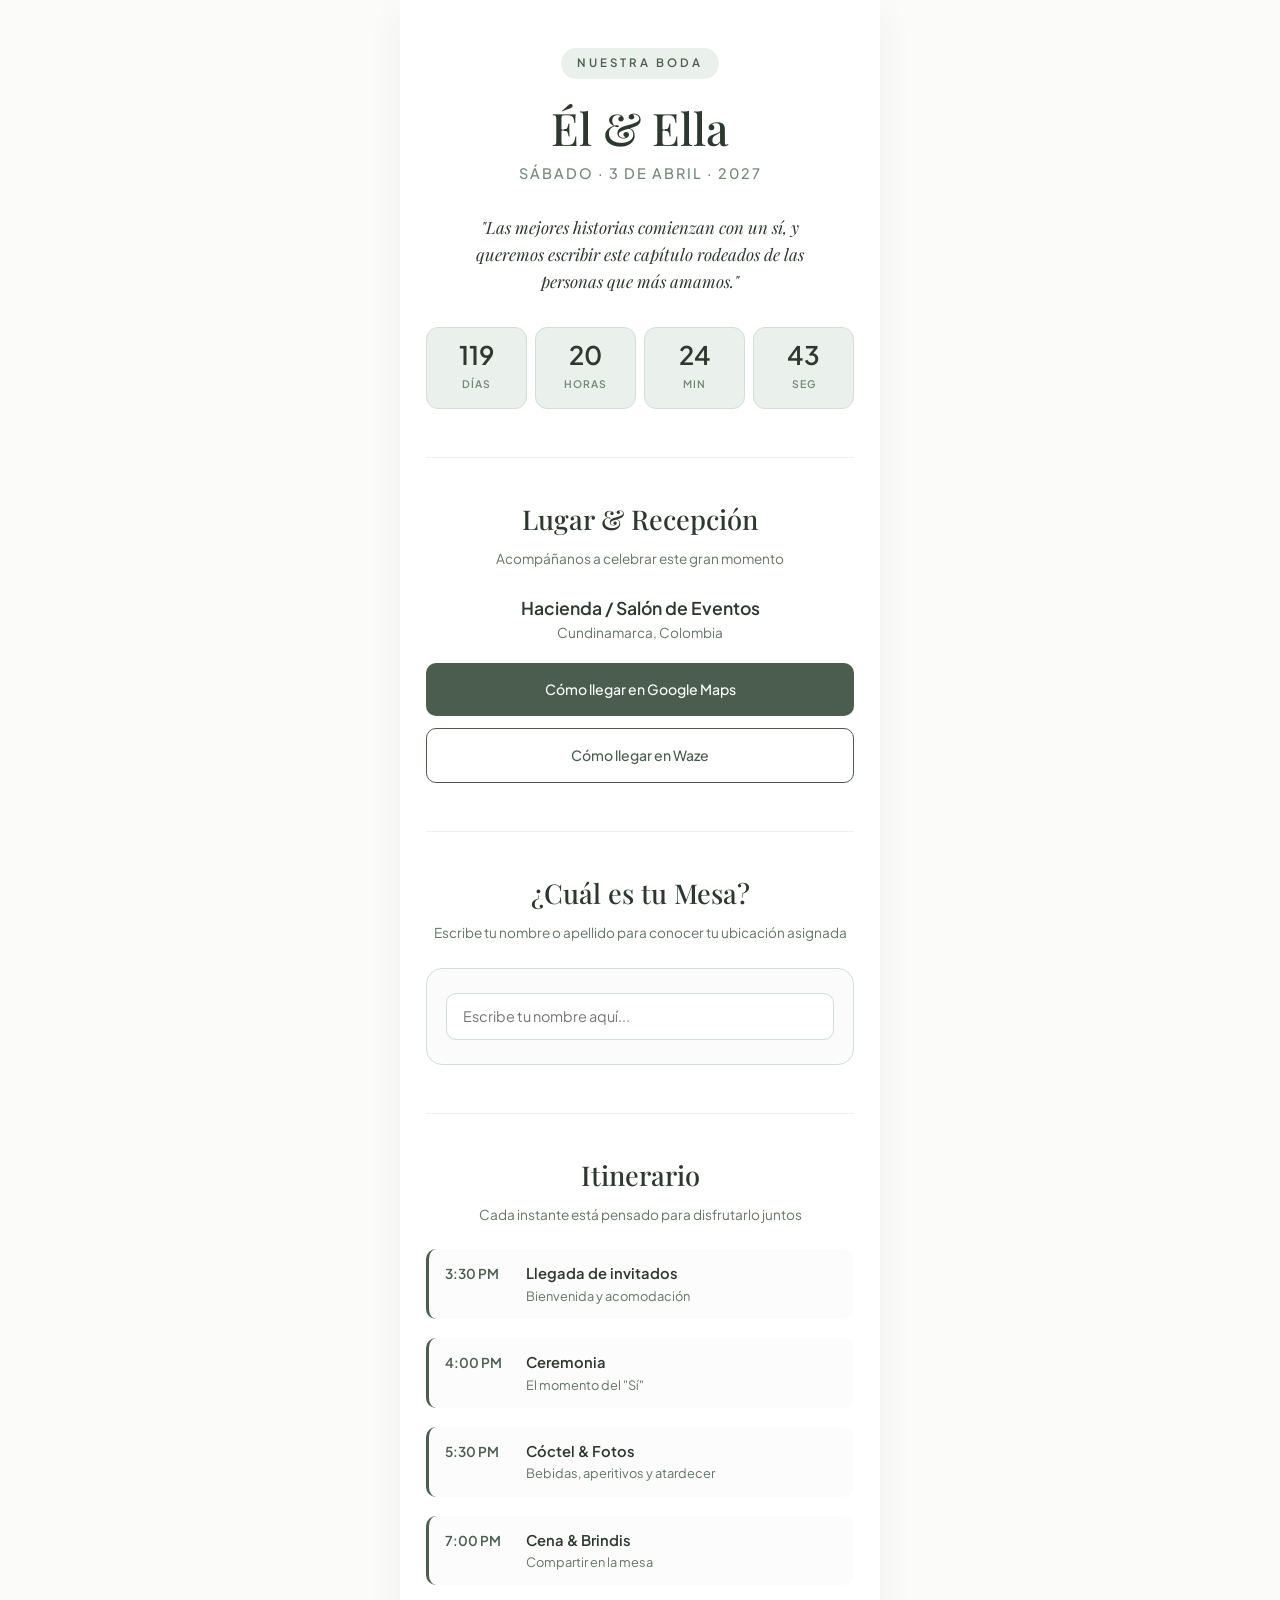
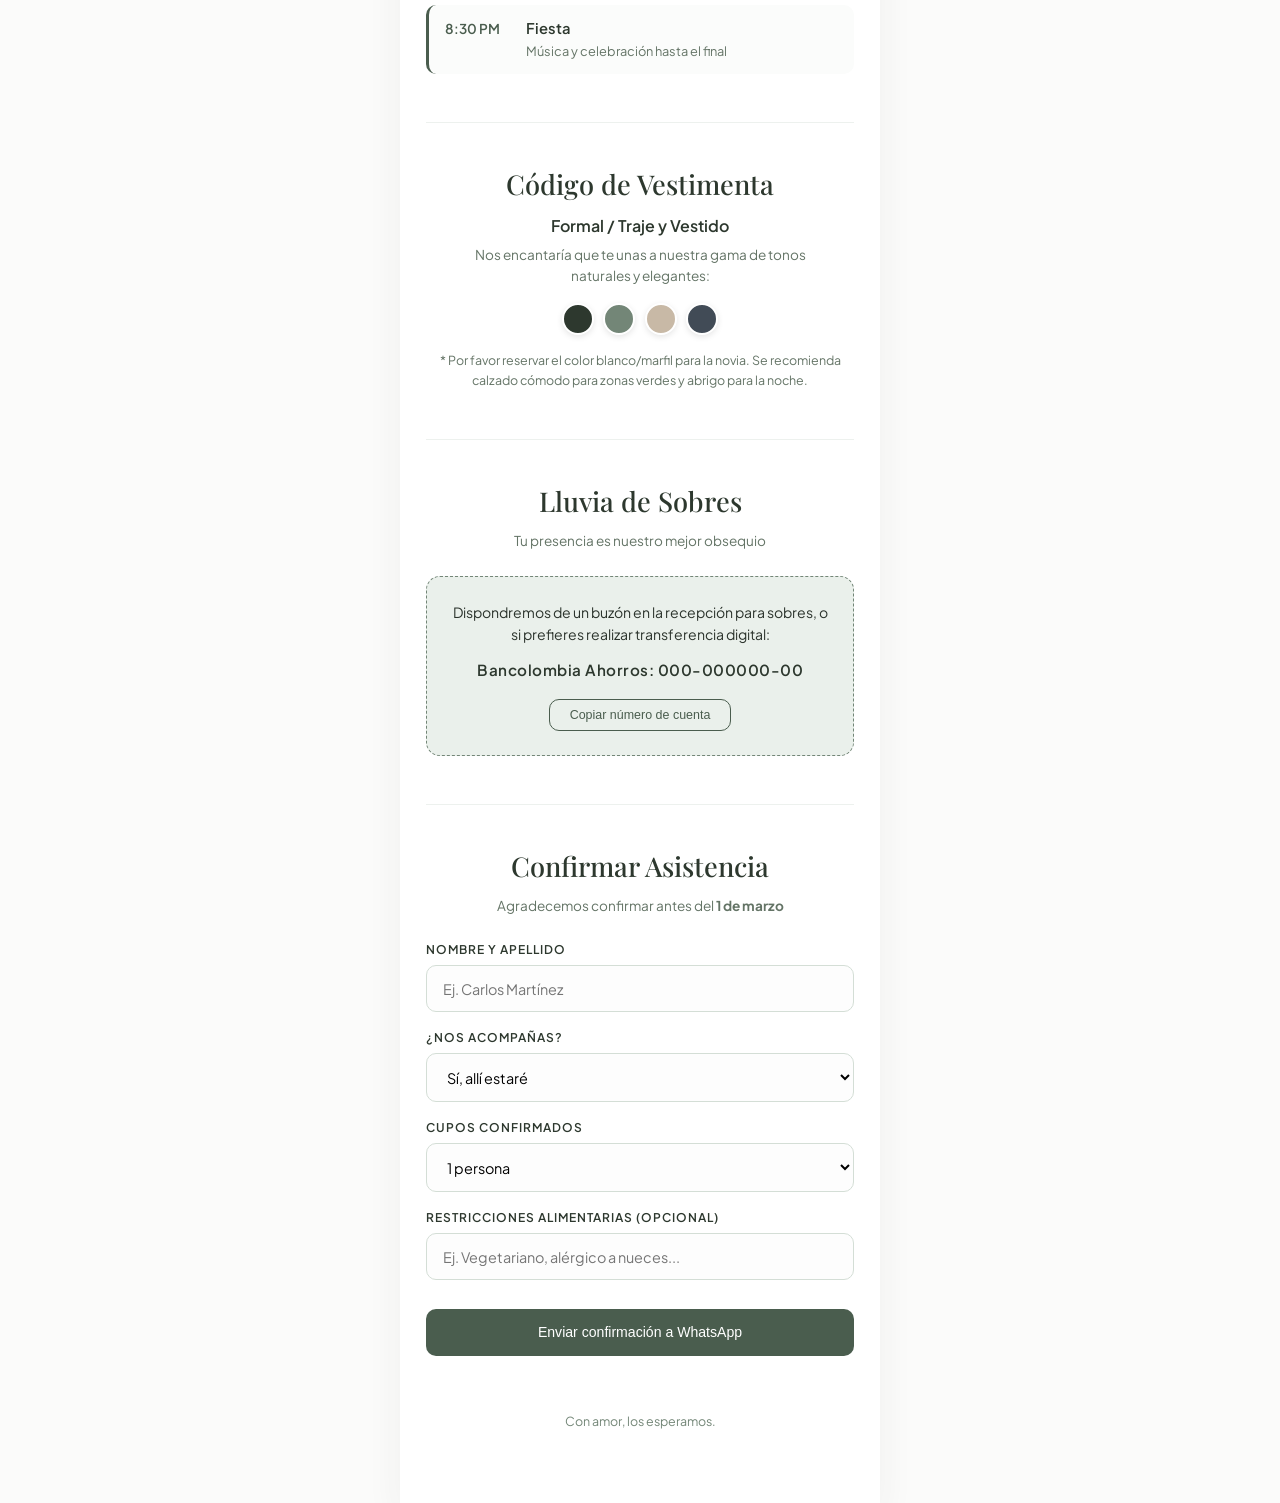
<file: index.backup.html>
<!DOCTYPE html>
<html lang="es">
<head>
  <meta charset="UTF-8">
  <meta name="viewport" content="width=device-width, initial-scale=1.0">
  <title>Nuestra Boda | 3 de Abril</title>
  <link rel="preconnect" href="https://fonts.googleapis.com">
  <link rel="preconnect" href="https://fonts.gstatic.com" crossorigin>
  <link href="https://fonts.googleapis.com/css2?family=Plus+Jakarta+Sans:wght@300;400;500;600&family=Playfair+Display:ital,wght@0,500;0,600;1,400&display=swap" rel="stylesheet">

  <style>
    :root {
      --olive-dark: #2d382e;
      --olive-primary: #4a5d4e;
      --olive-light: #738677;
      --olive-soft: #eaf0eb;
      --olive-border: #d4ded6;
      --bg-cream: #fbfbfa;
      --card-bg: #ffffff;
      --text-main: #2b332c;
      --text-muted: #647466;
    }

    * {
      box-sizing: border-box;
      margin: 0;
      padding: 0;
    }

    body {
      font-family: 'Plus Jakarta Sans', sans-serif;
      background-color: var(--bg-cream);
      color: var(--text-main);
      display: flex;
      justify-content: center;
      line-height: 1.6;
      -webkit-font-smoothing: antialiased;
    }

    .wrapper {
      width: 100%;
      max-width: 480px;
      background-color: var(--card-bg);
      min-height: 100vh;
      box-shadow: 0 15px 35px rgba(45, 56, 46, 0.06);
      padding: 3rem 1.6rem 4.5rem;
      text-align: center;
    }

    /* Tipografía */
    h1, h2, h3, .serif-font {
      font-family: 'Playfair Display', serif;
      font-weight: 500;
    }

    .pre-badge {
      display: inline-block;
      font-size: 0.72rem;
      letter-spacing: 3px;
      text-transform: uppercase;
      color: var(--olive-primary);
      background-color: var(--olive-soft);
      padding: 0.4rem 1rem;
      border-radius: 50px;
      margin-bottom: 1.5rem;
      font-weight: 600;
    }

    .couple-names {
      font-size: 2.8rem;
      line-height: 1.1;
      color: var(--olive-dark);
      margin-bottom: 0.6rem;
    }

    .wedding-date {
      font-size: 0.9rem;
      letter-spacing: 2px;
      text-transform: uppercase;
      color: var(--olive-light);
      margin-bottom: 1.8rem;
      font-weight: 500;
    }

    .quote {
      font-style: italic;
      font-family: 'Playfair Display', serif;
      font-size: 1.05rem;
      color: var(--olive-dark);
      margin: 0 auto 2rem;
      max-width: 380px;
    }

    /* Contador */
    .countdown-container {
      display: grid;
      grid-template-columns: repeat(4, 1fr);
      gap: 0.5rem;
      margin: 2rem 0;
    }

    .count-box {
      background: var(--olive-soft);
      border: 1px solid var(--olive-border);
      border-radius: 12px;
      padding: 0.85rem 0.2rem;
    }

    .count-box .num {
      font-size: 1.6rem;
      font-weight: 600;
      color: var(--olive-dark);
      display: block;
      line-height: 1.1;
    }

    .count-box .lbl {
      font-size: 0.65rem;
      text-transform: uppercase;
      letter-spacing: 1px;
      color: var(--olive-light);
      font-weight: 600;
    }

    /* Secciones */
    .section {
      margin-top: 3rem;
      padding-top: 2.5rem;
      border-top: 1px solid #edf1ee;
    }

    .section-title {
      font-size: 1.7rem;
      color: var(--olive-dark);
      margin-bottom: 0.4rem;
    }

    .section-subtitle {
      font-size: 0.85rem;
      color: var(--text-muted);
      margin-bottom: 1.5rem;
    }

    /* Botones */
    .btn-stack {
      display: flex;
      flex-direction: column;
      gap: 0.75rem;
      margin-top: 1.2rem;
    }

    .btn {
      display: inline-flex;
      align-items: center;
      justify-content: center;
      padding: 0.95rem 1.4rem;
      border-radius: 10px;
      font-size: 0.88rem;
      font-weight: 500;
      text-decoration: none;
      transition: all 0.2s ease;
      cursor: pointer;
      border: none;
    }

    .btn-solid {
      background-color: var(--olive-primary);
      color: #ffffff;
    }

    .btn-solid:hover {
      background-color: var(--olive-dark);
    }

    .btn-outline {
      background-color: transparent;
      border: 1px solid var(--olive-primary);
      color: var(--olive-primary);
    }

    .btn-outline:hover {
      background-color: var(--olive-soft);
    }

    /* Buscador de Mesas */
    .table-finder-box {
      background: #fafbfa;
      border: 1px solid var(--olive-border);
      border-radius: 16px;
      padding: 1.5rem 1.2rem;
      margin-top: 1rem;
    }

    .search-input {
      width: 100%;
      padding: 0.85rem 1rem;
      border: 1px solid var(--olive-border);
      border-radius: 10px;
      font-size: 0.9rem;
      font-family: inherit;
      outline: none;
      transition: border-color 0.2s;
    }

    .search-input:focus {
      border-color: var(--olive-primary);
    }

    .search-result {
      margin-top: 1.2rem;
      display: none;
      animation: fadeIn 0.3s ease;
    }

    .mesa-badge {
      display: inline-block;
      background: var(--olive-dark);
      color: #fff;
      font-size: 1.15rem;
      font-weight: 600;
      padding: 0.6rem 1.5rem;
      border-radius: 8px;
      margin-top: 0.5rem;
      letter-spacing: 0.5px;
    }

    /* Itinerario */
    .itinerary {
      display: flex;
      flex-direction: column;
      gap: 1.2rem;
      text-align: left;
      margin-top: 1rem;
    }

    .itinerary-card {
      display: flex;
      gap: 1rem;
      align-items: baseline;
      padding: 0.8rem 1rem;
      background: #fbfcfb;
      border-radius: 10px;
      border-left: 3px solid var(--olive-primary);
    }

    .itinerary-time {
      font-weight: 600;
      font-size: 0.85rem;
      color: var(--olive-primary);
      min-width: 65px;
    }

    .itinerary-info h4 {
      font-size: 0.92rem;
      color: var(--olive-dark);
      font-weight: 600;
    }

    .itinerary-info p {
      font-size: 0.8rem;
      color: var(--text-muted);
    }

    /* Dress Code Paleta */
    .color-swatches {
      display: flex;
      justify-content: center;
      gap: 0.6rem;
      margin: 1rem 0;
    }

    .swatch {
      width: 32px;
      height: 32px;
      border-radius: 50%;
      border: 2px solid #fff;
      box-shadow: 0 2px 6px rgba(0,0,0,0.1);
    }

    /* Formulario */
    .form-group {
      text-align: left;
      margin-bottom: 1rem;
    }

    .form-group label {
      display: block;
      font-size: 0.75rem;
      font-weight: 600;
      text-transform: uppercase;
      letter-spacing: 1px;
      color: var(--olive-dark);
      margin-bottom: 0.35rem;
    }

    .form-group input, .form-group select {
      width: 100%;
      padding: 0.85rem 1rem;
      border: 1px solid var(--olive-border);
      border-radius: 10px;
      font-family: inherit;
      font-size: 0.9rem;
      background: #fdfdfd;
    }

    .form-group input:focus, .form-group select:focus {
      outline: none;
      border-color: var(--olive-primary);
    }

    @keyframes fadeIn {
      from { opacity: 0; transform: translateY(6px); }
      to { opacity: 1; transform: translateY(0); }
    }
  </style>
</head>
<body>

  <div class="wrapper">
    <span class="pre-badge">Nuestra Boda</span>
    <h1 class="couple-names">Él & Ella</h1>
    <div class="wedding-date">Sábado · 3 de Abril · 2027</div>

    <p class="quote">
      "Las mejores historias comienzan con un sí, y queremos escribir este capítulo rodeados de las personas que más amamos."
    </p>

    <!-- Contador -->
    <div class="countdown-container">
      <div class="count-box">
        <span class="num" id="d">00</span>
        <span class="lbl">Días</span>
      </div>
      <div class="count-box">
        <span class="num" id="h">00</span>
        <span class="lbl">Horas</span>
      </div>
      <div class="count-box">
        <span class="num" id="m">00</span>
        <span class="lbl">Min</span>
      </div>
      <div class="count-box">
        <span class="num" id="s">00</span>
        <span class="lbl">Seg</span>
      </div>
    </div>

    <!-- Ubicación y Mapa -->
    <div class="section">
      <h2 class="section-title">Lugar & Recepción</h2>
      <p class="section-subtitle">Acompáñanos a celebrar este gran momento</p>
      
      <p style="font-weight: 600; font-size: 1.1rem; color: var(--olive-dark);">Hacienda / Salón de Eventos</p>
      <p style="font-size: 0.85rem; color: var(--text-muted); margin-bottom: 0.5rem;">Cundinamarca, Colombia</p>

      <div class="btn-stack">
        <!-- Reemplaza el link con tu enlace de Google Maps -->
        <a href="https://maps.google.com" target="_blank" class="btn btn-solid">
          Cómo llegar en Google Maps
        </a>
        <!-- Reemplaza el link con tu enlace de Waze -->
        <a href="https://waze.com" target="_blank" class="btn btn-outline">
          Cómo llegar en Waze
        </a>
      </div>
    </div>

    <!-- Buscador de Mesa Asignada -->
    <div class="section">
      <h2 class="section-title">¿Cuál es tu Mesa?</h2>
      <p class="section-subtitle">Escribe tu nombre o apellido para conocer tu ubicación asignada</p>
      
      <div class="table-finder-box">
        <input 
          type="text" 
          id="guest-search" 
          class="search-input" 
          placeholder="Escribe tu nombre aquí..."
          oninput="buscarMesa()"
        >

        <div id="search-result" class="search-result">
          <p id="result-name" style="font-size: 0.9rem; font-weight: 600; color: var(--olive-dark);"></p>
          <div class="mesa-badge" id="result-table">Mesa 0</div>
          <p id="result-note" style="font-size: 0.78rem; color: var(--text-muted); margin-top: 0.5rem;"></p>
        </div>
      </div>
    </div>

    <!-- Itinerario -->
    <div class="section">
      <h2 class="section-title">Itinerario</h2>
      <p class="section-subtitle">Cada instante está pensado para disfrutarlo juntos</p>
      
      <div class="itinerary">
        <div class="itinerary-card">
          <span class="itinerary-time">3:30 PM</span>
          <div class="itinerary-info">
            <h4>Llegada de invitados</h4>
            <p>Bienvenida y acomodación</p>
          </div>
        </div>
        <div class="itinerary-card">
          <span class="itinerary-time">4:00 PM</span>
          <div class="itinerary-info">
            <h4>Ceremonia</h4>
            <p>El momento del "Sí"</p>
          </div>
        </div>
        <div class="itinerary-card">
          <span class="itinerary-time">5:30 PM</span>
          <div class="itinerary-info">
            <h4>Cóctel & Fotos</h4>
            <p>Bebidas, aperitivos y atardecer</p>
          </div>
        </div>
        <div class="itinerary-card">
          <span class="itinerary-time">7:00 PM</span>
          <div class="itinerary-info">
            <h4>Cena & Brindis</h4>
            <p>Compartir en la mesa</p>
          </div>
        </div>
        <div class="itinerary-card">
          <span class="itinerary-time">8:30 PM</span>
          <div class="itinerary-info">
            <h4>Fiesta</h4>
            <p>Música y celebración hasta el final</p>
          </div>
        </div>
      </div>
    </div>

    <!-- Código de Vestimenta -->
    <div class="section">
      <h2 class="section-title">Código de Vestimenta</h2>
      <p style="font-weight: 600; color: var(--olive-dark); margin-bottom: 0.3rem;">Formal / Traje y Vestido</p>
      <p style="font-size: 0.85rem; color: var(--text-muted); max-width: 360px; margin: 0 auto;">
        Nos encantaría que te unas a nuestra gama de tonos naturales y elegantes:
      </p>

      <div class="color-swatches">
        <div class="swatch" style="background-color: #2d382e;" title="Oliva Profundo"></div>
        <div class="swatch" style="background-color: #738677;" title="Salvia"></div>
        <div class="swatch" style="background-color: #c8b9a6;" title="Arena"></div>
        <div class="swatch" style="background-color: #414b56;" title="Azul Ceniza"></div>
      </div>

      <p style="font-size: 0.78rem; color: var(--text-muted); margin-top: 0.6rem;">
        * Por favor reservar el color blanco/marfil para la novia. Se recomienda calzado cómodo para zonas verdes y abrigo para la noche.
      </p>
    </div>

    <!-- Regalos / Lluvia de Sobres -->
    <div class="section">
      <h2 class="section-title">Lluvia de Sobres</h2>
      <p class="section-subtitle">Tu presencia es nuestro mejor obsequio</p>
      
      <div style="background: var(--olive-soft); border-radius: 14px; padding: 1.5rem; border: 1px dashed var(--olive-light);">
        <p style="font-size: 0.88rem; margin-bottom: 0.8rem;">
          Dispondremos de un buzón en la recepción para sobres, o si prefieres realizar transferencia digital:
        </p>
        <p id="bank-data" style="font-weight: 600; font-size: 0.95rem; color: var(--olive-dark); letter-spacing: 0.5px;">
          Bancolombia Ahorros: 000-000000-00
        </p>
        <button class="btn btn-outline" style="margin-top: 1rem; padding: 0.5rem 1.2rem; font-size: 0.78rem;" onclick="copiarCuenta()">
          Copiar número de cuenta
        </button>
        <div id="copy-msg" style="display:none; color: #2e7d32; font-size: 0.75rem; margin-top: 0.5rem; font-weight: 600;">
          ¡Copiado en el portapapeles!
        </div>
      </div>
    </div>

    <!-- Confirmación (RSVP) -->
    <div class="section">
      <h2 class="section-title">Confirmar Asistencia</h2>
      <p class="section-subtitle">Agradecemos confirmar antes del <strong>1 de marzo</strong></p>

      <form onsubmit="enviarWhatsApp(event)">
        <div class="form-group">
          <label for="rsvp-name">Nombre y Apellido</label>
          <input type="text" id="rsvp-name" placeholder="Ej. Carlos Martínez" required>
        </div>

        <div class="form-group">
          <label for="rsvp-confirm">¿Nos acompañas?</label>
          <select id="rsvp-confirm" required>
            <option value="Sí, confirmo con alegría">Sí, allí estaré</option>
            <option value="Lo siento, no podré asistir">Lamentablemente no podré ir</option>
          </select>
        </div>

        <div class="form-group">
          <label for="rsvp-passes">Cupos confirmados</label>
          <select id="rsvp-passes">
            <option value="1 persona">1 persona</option>
            <option value="2 personas">2 personas</option>
          </select>
        </div>

        <div class="form-group">
          <label for="rsvp-diet">Restricciones alimentarias (opcional)</label>
          <input type="text" id="rsvp-diet" placeholder="Ej. Vegetariano, alérgico a nueces...">
        </div>

        <button type="submit" class="btn btn-solid" style="width: 100%; margin-top: 0.8rem;">
          Enviar confirmación a WhatsApp
        </button>
      </form>
    </div>

    <footer style="margin-top: 3.5rem; font-size: 0.78rem; color: var(--olive-light);">
      Con amor, los esperamos.
    </footer>
  </div>

  <script>
    // 1. CONFIGURACIÓN DE CUENTA REGRESIVA (3 de Abril 2027 a las 15:30)
    const targetDate = new Date("2027-04-03T15:30:00").getTime();

    function updateTimer() {
      const diff = targetDate - new Date().getTime();
      if (diff > 0) {
        document.getElementById("d").innerText = String(Math.floor(diff / (1000 * 60 * 60 * 24))).padStart(2, '0');
        document.getElementById("h").innerText = String(Math.floor((diff % (1000 * 60 * 60 * 24)) / (1000 * 60 * 60))).padStart(2, '0');
        document.getElementById("m").innerText = String(Math.floor((diff % (1000 * 60 * 60)) / (1000 * 60))).padStart(2, '0');
        document.getElementById("s").innerText = String(Math.floor((diff % (1000 * 60)) / 1000)).padStart(2, '0');
      }
    }
    setInterval(updateTimer, 1000);
    updateTimer();

    // 2. BASE DE DATOS DE INVITADOS Y MESAS
    // Aquí puedes agregar todos tus invitados con su mesa asignada:
    const invitados = [
      { nombre: "Carlos Gomez", mesa: "Mesa 1 - Olivo", acompanantes: "Pase para 2 personas" },
      { nombre: "Laura Martinez", mesa: "Mesa 1 - Olivo", acompanantes: "Pase individual" },
      { nombre: "Andres Rodriguez", mesa: "Mesa 2 - Eucalipto", acompanantes: "Pase para 2 personas" },
      { nombre: "Familia Perez", mesa: "Mesa 3 - Salvia", acompanantes: "Pase familiar (3 pases)" },
      { nombre: "Sofia Gomez", mesa: "Mesa 4 - Romero", acompanantes: "Pase para 2 personas" }
    ];

    function normalizar(texto) {
      return texto.toLowerCase().normalize("NFD").replace(/[\u0300-\u036f]/g, "").trim();
    }

    function buscarMesa() {
      const q = normalizar(document.getElementById("guest-search").value);
      const resContainer = document.getElementById("search-result");
      const nameEl = document.getElementById("result-name");
      const tableEl = document.getElementById("result-table");
      const noteEl = document.getElementById("result-note");

      if (q.length < 3) {
        resContainer.style.display = "none";
        return;
      }

      const match = invitados.find(inv => normalizar(inv.nombre).includes(q));

      if (match) {
        nameEl.innerText = match.nombre;
        tableEl.innerText = match.mesa;
        noteEl.innerText = match.acompanantes;
        resContainer.style.display = "block";
      } else {
        nameEl.innerText = "No encontramos tu nombre aún";
        tableEl.innerText = "Mesa por confirmar";
        noteEl.innerText = "Por favor verifica la ortografía o consúltanos directamente.";
        resContainer.style.display = "block";
      }
    }

    // 3. COPIAR CUENTA
    function copiarCuenta() {
      const txt = document.getElementById("bank-data").innerText;
      navigator.clipboard.writeText(txt).then(() => {
        const msg = document.getElementById("copy-msg");
        msg.style.display = "block";
        setTimeout(() => msg.style.display = "none", 2500);
      });
    }

    // 4. RSVP POR WHATSAPP
    function enviarWhatsApp(e) {
      e.preventDefault();

      // Coloca aquí tu número con indicativo (Ej. 573001234567 para Colombia)
      const tuNumero = "573105393307";

      const nombre = document.getElementById("rsvp-name").value;
      const estado = document.getElementById("rsvp-confirm").value;
      const cupos = document.getElementById("rsvp-passes").value;
      const dieta = document.getElementById("rsvp-diet").value || "Sin restricciones";

      const mensaje = `🌿 *Confirmación de Boda* 🌿%0A%0A` +
                      `*Invitado:* ${encodeURIComponent(nombre)}%0A` +
                      `*Respuesta:* ${encodeURIComponent(estado)}%0A` +
                      `*Cupos:* ${encodeURIComponent(cupos)}%0A` +
                      `*Alergias/Restricciones:* ${encodeURIComponent(dieta)}`;

      window.open(`https://wa.me/${tuNumero}?text=${mensaje}`, '_blank');
    }
  </script>
</body>
</html>
</file>
<file: styles.css>
/* ==========================================================================
   Invitación de boda · Paleta verde oliva
   ========================================================================== */
:root {
  --olive-900: #232b1c;
  --olive-800: #2b3423;
  --olive-700: #3a4630;
  --olive-600: #4d5c3a;
  --olive-500: #5b6b3a;
  --sage-400: #9aa77f;
  --sage-200: #d7dcc8;
  --cream-100: #f7f3ea;
  --cream-50: #fbf9f4;
  --gold: #c2a46b;
  --gold-soft: #e3d2a8;
  --ink: #2a2f24;
  --muted: #6e7461;

  --f-display: 'Cormorant Garamond', Georgia, serif;
  --f-script: 'Pinyon Script', cursive;
  --f-body: 'Jost', system-ui, sans-serif;

  --ease: cubic-bezier(.22, 1, .36, 1);
  --radius: 18px;
}

*, *::before, *::after { box-sizing: border-box; margin: 0; padding: 0; }
html { scroll-behavior: smooth; }
body {
  font-family: var(--f-body);
  font-weight: 300;
  color: var(--ink);
  background: var(--cream-50);
  line-height: 1.7;
  -webkit-font-smoothing: antialiased;
  overflow-x: hidden;
}
body.locked { overflow: hidden; height: 100vh; }
img, svg { display: block; }
button { font: inherit; cursor: pointer; }
a { color: inherit; }

/* ==========================================================================
   INTRO · sobre con sello
   ========================================================================== */
.intro {
  position: fixed; inset: 0; z-index: 100;
  display: grid; place-items: center;
  pointer-events: auto;
}
.intro__door {
  position: absolute; top: 0; bottom: 0; width: 50.5%;
  background:
    radial-gradient(circle at 50% 50%, rgba(194,164,107,.08), transparent 60%),
    repeating-linear-gradient(45deg, rgba(255,255,255,.015) 0 2px, transparent 2px 6px),
    linear-gradient(160deg, var(--olive-700), var(--olive-900));
  transition: transform 1.6s var(--ease);
}
.intro__door--left  { left: 0;  box-shadow: inset -30px 0 60px rgba(0,0,0,.25); }
.intro__door--right { right: 0; box-shadow: inset 30px 0 60px rgba(0,0,0,.25); }
.intro__door::after {
  content: ""; position: absolute; top: 4%; bottom: 4%;
  border: 1px solid rgba(194,164,107,.35);
}
.intro__door--left::after  { left: 8%; right: 0; border-right: 0; border-radius: 6px 0 0 6px; }
.intro__door--right::after { right: 8%; left: 0; border-left: 0; border-radius: 0 6px 6px 0; }

.intro__content {
  position: relative; text-align: center; color: var(--cream-100);
  transition: opacity .6s ease, transform .8s var(--ease);
}
.intro__eyebrow {
  font-family: var(--f-display); font-style: italic; font-size: 1.35rem;
  letter-spacing: .5px; margin-bottom: 2rem; opacity: .9;
  animation: fadeUp 1.2s var(--ease) both .3s;
}
.intro__hint {
  margin-top: 2rem; font-size: .72rem; letter-spacing: 4px; text-transform: uppercase;
  color: var(--gold-soft); animation: pulseText 2.4s ease-in-out infinite;
}

.seal {
  position: relative; width: 132px; height: 132px; border: 0; border-radius: 50%;
  background: radial-gradient(circle at 35% 30%, #d9bf86, var(--gold) 45%, #8c7240 100%);
  box-shadow: 0 12px 30px rgba(0,0,0,.45), inset 0 -6px 14px rgba(0,0,0,.25), inset 0 6px 12px rgba(255,255,255,.25);
  display: grid; place-items: center;
  animation: sealIn 1.2s var(--ease) both .6s, float 4s ease-in-out infinite 1.8s;
  transition: transform .3s var(--ease);
}
.seal:hover { transform: scale(1.06) rotate(-4deg); }
.seal__ring {
  position: absolute; inset: 10px; border-radius: 50%;
  border: 1.5px dashed rgba(60,45,20,.45);
}
.seal::before {
  content: ""; position: absolute; inset: -14px; border-radius: 50%;
  border: 1px solid rgba(227,210,168,.5);
  animation: ripple 2.4s ease-out infinite;
}
.seal__initials {
  font-family: var(--f-script); font-size: 2.3rem; color: #4a3a1c;
  text-shadow: 0 1px 0 rgba(255,255,255,.35);
}

body.opened .intro { pointer-events: none; }
body.opened .intro__door--left  { transform: translateX(-102%); }
body.opened .intro__door--right { transform: translateX(102%); }
body.opened .intro__content { opacity: 0; transform: scale(.85); }
body.intro-gone .intro { display: none; }

/* ==========================================================================
   Botón de música
   ========================================================================== */
.music-toggle {
  position: fixed; right: 18px; bottom: 18px; z-index: 90;
  width: 52px; height: 52px; border-radius: 50%; border: 1px solid rgba(255,255,255,.25);
  background: rgba(43,52,35,.75); backdrop-filter: blur(10px);
  display: grid; place-items: center; box-shadow: 0 8px 24px rgba(0,0,0,.25);
}
.music-toggle .bars { display: flex; gap: 3px; align-items: flex-end; height: 18px; }
.music-toggle .bars i { width: 3px; background: var(--gold-soft); border-radius: 2px; height: 4px; }
.music-toggle.playing .bars i { animation: eq 1s ease-in-out infinite; }
.music-toggle.playing .bars i:nth-child(2) { animation-delay: .2s; }
.music-toggle.playing .bars i:nth-child(3) { animation-delay: .4s; }
.music-toggle.playing .bars i:nth-child(4) { animation-delay: .1s; }

/* ==========================================================================
   HERO
   ========================================================================== */
.hero {
  position: relative; min-height: 100vh; min-height: 100svh;
  display: grid; place-items: center; overflow: hidden; color: var(--cream-100);
  text-align: center; isolation: isolate;
}
.hero__bg {
  position: absolute; inset: -4%; background-size: cover; background-position: center;
  transform: scale(1.15); z-index: -3;
}
body.opened .hero__bg { animation: kenburns 24s ease-out forwards; }
.hero__overlay {
  position: absolute; inset: 0; z-index: -2;
  background:
    radial-gradient(ellipse at center, rgba(35,43,28,.35) 0%, rgba(35,43,28,.75) 70%),
    linear-gradient(180deg, rgba(35,43,28,.55) 0%, rgba(35,43,28,.25) 40%, rgba(35,43,28,.9) 100%);
}
.hero__canvas { position: absolute; inset: 0; width: 100%; height: 100%; z-index: -1; pointer-events: none; }

.hero__content { padding: 2rem 1.5rem; max-width: 900px; }
.hero__eyebrow {
  font-size: .78rem; letter-spacing: 6px; text-transform: uppercase; color: var(--gold-soft);
  margin-bottom: 1rem;
}
.hero__names {
  font-family: var(--f-script); font-weight: 400; line-height: 1;
  display: flex; flex-direction: column; align-items: center; gap: .1em;
  font-size: clamp(4rem, 15vw, 8.5rem);
  text-shadow: 0 4px 30px rgba(0,0,0,.35);
}
.hero__names .amp {
  font-family: var(--f-display); font-style: italic; font-weight: 300;
  font-size: .45em; color: var(--gold-soft);
}
.hero__names .name { display: inline-block; }
.hero__names .ch {
  display: inline-block; opacity: 0; filter: blur(12px);
  transform: translateY(30px) rotate(-6deg);
}
body.opened .hero__names .ch {
  animation: letterIn 1s var(--ease) forwards;
  animation-delay: calc(var(--base, 0s) + var(--i) * 70ms);
}
.hero__branch { width: 190px; height: 56px; margin: 1.4rem auto 1rem; color: var(--gold-soft); }
.hero__date {
  font-family: var(--f-display); font-size: clamp(1.1rem, 3.6vw, 1.5rem); letter-spacing: 3px;
  text-transform: uppercase; font-weight: 400;
}
.hero__place { margin-top: .4rem; font-size: .85rem; letter-spacing: 3px; text-transform: uppercase; opacity: .8; }

.anim { opacity: 0; transform: translateY(20px); }
body.opened .anim { animation: fadeUp 1.2s var(--ease) forwards; animation-delay: var(--d, 0s); }

.scroll-cue {
  position: absolute; bottom: 28px; left: 50%; translate: -50% 0;
  display: flex; flex-direction: column; align-items: center; gap: 10px;
  text-decoration: none; font-size: .65rem; letter-spacing: 4px; text-transform: uppercase; color: var(--cream-100);
}
.scroll-cue i {
  width: 22px; height: 36px; border: 1.5px solid rgba(247,243,234,.7); border-radius: 12px; position: relative;
}
.scroll-cue i::after {
  content: ""; position: absolute; left: 50%; top: 7px; width: 3px; height: 7px; margin-left: -1.5px;
  background: var(--gold-soft); border-radius: 2px; animation: scrollDot 1.8s ease-in-out infinite;
}

/* ==========================================================================
   SECCIONES
   ========================================================================== */
.section { padding: clamp(4.5rem, 10vw, 7rem) 1.5rem; text-align: center; position: relative; }
.section--cream { background: var(--cream-100); }
.section--white { background: var(--cream-50); }
.section--olive {
  background:
    radial-gradient(ellipse at top, rgba(194,164,107,.12), transparent 60%),
    linear-gradient(180deg, var(--olive-700), var(--olive-800));
  color: var(--cream-100);
}
.container { max-width: 620px; margin: 0 auto; }

.eyebrow {
  font-size: .72rem; letter-spacing: 5px; text-transform: uppercase; color: var(--olive-500);
  font-weight: 500; margin-bottom: .6rem;
}
.eyebrow--light { color: var(--gold-soft); }
.title {
  font-family: var(--f-display); font-weight: 400; font-size: clamp(2.3rem, 7vw, 3.4rem);
  line-height: 1.1; color: var(--olive-800); margin-bottom: 1.6rem;
}
.title--light { color: var(--cream-100); }
.title::after {
  content: ""; display: block; width: 48px; height: 1px; margin: 1.1rem auto 0;
  background: linear-gradient(90deg, transparent, var(--gold), transparent);
}
.text { color: var(--muted); margin: 0 auto 1.4rem; max-width: 480px; }
.text--light { color: rgba(247,243,234,.82); }
.small { font-size: .82rem; color: var(--muted); }
.small--light { color: rgba(247,243,234,.7); }

/* Reveal on scroll */
.reveal { opacity: 0; transform: translateY(36px); transition: opacity 1s var(--ease), transform 1s var(--ease); }
.reveal.in { opacity: 1; transform: none; }

/* Botones */
.btn-row { display: flex; gap: .8rem; justify-content: center; flex-wrap: wrap; margin-top: 1.6rem; }
.btn {
  position: relative; display: inline-flex; align-items: center; justify-content: center; gap: .5rem;
  padding: .95rem 1.6rem; border-radius: 999px; font-size: .78rem; font-weight: 500;
  letter-spacing: 2px; text-transform: uppercase; text-decoration: none; border: 1px solid transparent;
  transition: transform .3s var(--ease), background .3s, color .3s, box-shadow .3s; overflow: hidden;
}
.btn:hover { transform: translateY(-2px); }
.btn:active { transform: translateY(0) scale(.98); }
.btn--solid { background: var(--olive-600); color: var(--cream-100); box-shadow: 0 10px 24px rgba(77,92,58,.3); }
.btn--solid:hover { background: var(--olive-800); }
.btn--outline { border-color: var(--olive-600); color: var(--olive-700); background: transparent; }
.btn--outline:hover { background: var(--olive-600); color: var(--cream-100); }
.btn--ghost { background: rgba(91,107,58,.08); color: var(--olive-700); border-color: rgba(91,107,58,.2); }
.btn--ghost:hover { background: rgba(91,107,58,.16); }
.btn--light { background: var(--gold); color: var(--olive-900); box-shadow: 0 10px 30px rgba(0,0,0,.25); }
.btn--light:hover { background: var(--gold-soft); }
.btn--block { width: 100%; padding: 1.15rem; }
.btn::after {
  content: ""; position: absolute; inset: 0; transform: translateX(-120%);
  background: linear-gradient(110deg, transparent 30%, rgba(255,255,255,.35) 50%, transparent 70%);
  transition: transform .8s var(--ease);
}
.btn:hover::after { transform: translateX(120%); }

/* ==========================================================================
   Cuenta regresiva
   ========================================================================== */
.countdown { display: grid; grid-template-columns: repeat(4, 1fr); gap: .7rem; }
.cd {
  background: var(--cream-50); border: 1px solid var(--sage-200); border-radius: var(--radius);
  padding: 1.2rem .3rem 1rem; box-shadow: 0 12px 30px -18px rgba(43,52,35,.35);
  position: relative; overflow: hidden;
}
.cd::before {
  content: ""; position: absolute; left: 0; right: 0; top: 50%; height: 1px; background: rgba(91,107,58,.08);
}
.cd__num {
  display: block; font-family: var(--f-display); font-size: clamp(2rem, 8vw, 3rem); font-weight: 500;
  color: var(--olive-800); line-height: 1; font-variant-numeric: tabular-nums;
}
.cd__num.tick { animation: tick .5s var(--ease); }
.cd__lbl { font-size: .62rem; letter-spacing: 2.5px; text-transform: uppercase; color: var(--olive-500); margin-top: .5rem; display: block; }

/* ==========================================================================
   Sección Música / Nuestra Canción
   ========================================================================== */
.music-section {
  padding-top: clamp(3.5rem, 8vw, 5.5rem);
  padding-bottom: clamp(3.5rem, 8vw, 5.5rem);
}
.music-card {
  background: var(--cream-50);
  border: 1px solid var(--sage-200);
  border-radius: 24px;
  padding: 2rem 1.4rem;
  box-shadow: 0 20px 45px -20px rgba(43,52,35,.25);
  display: flex;
  flex-direction: column;
  align-items: center;
  gap: 1.6rem;
  text-align: center;
  position: relative;
  overflow: hidden;
  transition: transform .3s var(--ease), box-shadow .3s var(--ease);
}
.music-card::before {
  content: "";
  position: absolute;
  top: 0;
  left: 0;
  right: 0;
  height: 3px;
  background: linear-gradient(90deg, transparent, var(--gold), transparent);
}
.music-card__body {
  display: flex;
  flex-direction: column;
  align-items: center;
  gap: 1.2rem;
  width: 100%;
}
.music-card__disc-wrapper {
  position: relative;
}
.music-card__disc {
  width: 88px;
  height: 88px;
  border-radius: 50%;
  background:
    radial-gradient(circle at 50% 50%, #232b1c 20%, #151a11 21%, #232b1c 23%, #1a2015 35%, #2b3423 37%, #1a2015 65%, #10140c 100%);
  box-shadow: 0 10px 25px rgba(0,0,0,.35), inset 0 0 0 2px rgba(194,164,107,.4);
  display: grid;
  place-items: center;
  animation: spinDisc 6s linear infinite;
  animation-play-state: paused;
  transition: transform .5s var(--ease), box-shadow .5s var(--ease);
}
.music-card.playing .music-card__disc {
  animation-play-state: running;
  box-shadow: 0 12px 30px rgba(91,107,58,.45), 0 0 25px rgba(194,164,107,.35), inset 0 0 0 2px var(--gold);
}
.music-card__disc-center {
  width: 32px;
  height: 32px;
  border-radius: 50%;
  background: radial-gradient(circle at 35% 30%, #e3d2a8, var(--gold) 60%, #8c7240);
  border: 2px solid #1a2015;
  display: grid;
  place-items: center;
  color: #3c2d14;
}
.music-card__disc-icon {
  width: 15px;
  height: 15px;
}
.music-card__info {
  display: flex;
  flex-direction: column;
  align-items: center;
}
.music-card__badge {
  font-size: .65rem;
  letter-spacing: 3px;
  text-transform: uppercase;
  color: var(--olive-500);
  font-weight: 600;
  margin-bottom: .35rem;
  transition: color .3s;
}
.music-card.playing .music-card__badge {
  color: #4b7324;
}
.music-card__song {
  font-family: var(--f-display);
  font-size: 1.85rem;
  color: var(--olive-800);
  line-height: 1.1;
  font-weight: 500;
}
.music-card__artist {
  font-size: .9rem;
  color: var(--muted);
  margin-top: .15rem;
}
.music-card__wave {
  display: flex;
  align-items: center;
  justify-content: center;
  gap: 4px;
  height: 24px;
  margin-top: .8rem;
}
.music-card__wave span {
  width: 3px;
  height: 5px;
  background: var(--sage-400);
  border-radius: 2px;
  transition: height .3s ease, background-color .3s;
}
.music-card.playing .music-card__wave span {
  background: var(--gold);
  animation: waveBar 1.2s ease-in-out infinite alternate;
}
.music-card.playing .music-card__wave span:nth-child(1) { animation-delay: 0.1s; }
.music-card.playing .music-card__wave span:nth-child(2) { animation-delay: 0.3s; }
.music-card.playing .music-card__wave span:nth-child(3) { animation-delay: 0.5s; }
.music-card.playing .music-card__wave span:nth-child(4) { animation-delay: 0.2s; }
.music-card.playing .music-card__wave span:nth-child(5) { animation-delay: 0.6s; }
.music-card.playing .music-card__wave span:nth-child(6) { animation-delay: 0.4s; }
.music-card.playing .music-card__wave span:nth-child(7) { animation-delay: 0.15s; }
.music-card.playing .music-card__wave span:nth-child(8) { animation-delay: 0.45s; }

.music-card__btn {
  min-width: 240px;
  display: inline-flex;
  align-items: center;
  justify-content: center;
  gap: .65rem;
  box-shadow: 0 10px 25px rgba(77,92,58,.25);
  transition: all .3s var(--ease);
}
.music-card.playing .music-card__btn {
  background: var(--olive-800);
  border-color: var(--gold);
}
.music-card__btn-icon {
  display: inline-flex;
  align-items: center;
  justify-content: center;
  width: 16px;
  height: 16px;
}

/* Off-screen hidden YouTube container */
.yt-player-offscreen {
  position: fixed;
  bottom: 0;
  right: 0;
  width: 1px;
  height: 1px;
  opacity: 0.001;
  pointer-events: none;
  z-index: -9999;
  overflow: hidden;
}

@keyframes spinDisc {
  from { transform: rotate(0deg); }
  to { transform: rotate(360deg); }
}
@keyframes waveBar {
  0%   { height: 4px; }
  50%  { height: 22px; }
  100% { height: 8px; }
}

@media (min-width: 600px) {
  .music-card {
    padding: 2.2rem 2.5rem;
  }
  .music-card__body {
    flex-direction: row;
    justify-content: center;
    gap: 2rem;
    text-align: left;
  }
  .music-card__info {
    align-items: flex-start;
  }
  .music-card__disc {
    width: 100px;
    height: 100px;
  }
}

/* ==========================================================================
   Frase
   ========================================================================== */
.quote-section { padding-top: 5rem; padding-bottom: 5rem; }
.quote-branch { width: 160px; height: 46px; margin: 0 auto 1.6rem; color: var(--gold-soft); }
.quote {
  font-family: var(--f-display); font-style: italic; font-weight: 300;
  font-size: clamp(1.5rem, 4.8vw, 2.1rem); line-height: 1.45; max-width: 620px; margin: 0 auto;
}
.quote-sign { font-family: var(--f-script); font-size: 2.2rem; color: var(--gold-soft); margin-top: 1.4rem; }

/* ==========================================================================
   Lugar
   ========================================================================== */
.venue {
  background: var(--cream-50); border-radius: 24px; overflow: hidden; text-align: left;
  box-shadow: 0 30px 60px -30px rgba(43,52,35,.45); border: 1px solid var(--sage-200);
}
.venue__img { height: 240px; background-size: cover; background-position: center; transition: transform 1.2s var(--ease); }
.venue:hover .venue__img { transform: scale(1.04); }
.venue__body { padding: 1.6rem 1.6rem 1.8rem; position: relative; background: var(--cream-50); }
.venue__name { font-family: var(--f-display); font-weight: 500; font-size: 2rem; color: var(--olive-800); line-height: 1.1; }
.venue__addr { color: var(--muted); font-size: .9rem; margin-top: .2rem; }
.venue__meta {
  display: grid; grid-template-columns: 1fr 1fr; gap: 1rem; margin: 1.2rem 0;
  padding: 1rem 0; border-top: 1px solid var(--sage-200); border-bottom: 1px solid var(--sage-200);
}
.venue__meta .lbl { display: block; font-size: .65rem; letter-spacing: 2.5px; text-transform: uppercase; color: var(--olive-500); }
.venue__meta strong { font-family: var(--f-display); font-size: 1.5rem; font-weight: 500; color: var(--olive-800); }
.venue__note { font-size: .88rem; color: var(--muted); }

.map {
  margin-top: 1.4rem; border-radius: 20px; overflow: hidden; height: 260px;
  border: 1px solid var(--sage-200); box-shadow: 0 20px 40px -28px rgba(43,52,35,.5);
}
.map iframe { width: 100%; height: 100%; border: 0; filter: saturate(.7) sepia(.15); }

/* ==========================================================================
   Itinerario (timeline)
   ========================================================================== */
.timeline { position: relative; max-width: 460px; margin: 0 auto; text-align: left; }
.timeline ol { list-style: none; }
.timeline__line {
  position: absolute; left: 23px; top: 10px; bottom: 10px; width: 2px; background: var(--sage-200); border-radius: 2px;
}
.timeline__progress {
  position: absolute; left: 0; top: 0; width: 100%; height: 0%;
  background: linear-gradient(180deg, var(--gold), var(--olive-500)); border-radius: 2px;
}
.tl { position: relative; padding: 0 0 2.2rem 70px; }
.tl:last-child { padding-bottom: 0; }
.tl__dot {
  position: absolute; left: 0; top: 0; width: 48px; height: 48px; border-radius: 50%;
  display: grid; place-items: center; font-size: 1.2rem;
  background: var(--cream-50); border: 1px solid var(--sage-200);
  box-shadow: 0 8px 20px -10px rgba(43,52,35,.4);
  transition: transform .6s var(--ease), border-color .6s;
}
.tl.in .tl__dot { transform: scale(1.05); border-color: var(--gold); }
.tl time { font-size: .72rem; letter-spacing: 3px; color: var(--olive-500); font-weight: 600; }
.tl h4 { font-family: var(--f-display); font-size: 1.55rem; font-weight: 500; color: var(--olive-800); line-height: 1.2; }
.tl p { color: var(--muted); font-size: .9rem; }

/* ==========================================================================
   Dress code
   ========================================================================== */
.dress { display: flex; justify-content: center; gap: 2.5rem; margin-bottom: 1.6rem; }
.dress__item { display: flex; flex-direction: column; align-items: center; gap: .5rem; color: var(--olive-700); font-size: .8rem; letter-spacing: 2px; text-transform: uppercase; }
.dress__icon { width: 64px; height: 64px; }
.swatches { display: flex; justify-content: center; gap: .8rem; margin: 0 0 1.6rem; flex-wrap: wrap; }
.sw {
  position: relative; width: 46px; height: 46px; border-radius: 50%; background: var(--c);
  border: 3px solid var(--cream-50); box-shadow: 0 6px 16px rgba(0,0,0,.15);
  transition: transform .4s var(--ease);
}
.sw:hover { transform: translateY(-6px) scale(1.08); }
.sw::after {
  content: attr(data-name); position: absolute; top: 115%; left: 50%; translate: -50% 0;
  white-space: nowrap; font-size: .62rem; letter-spacing: 1px; color: var(--muted);
  opacity: 0; transition: opacity .3s;
}
.sw:hover::after { opacity: 1; }

/* ==========================================================================
   Inputs / Buscador de mesa / RSVP
   ========================================================================== */
.input {
  width: 100%; padding: 1rem 1.1rem; border-radius: 14px; font: inherit; font-size: .95rem;
  border: 1px solid var(--sage-200); background: #fff; color: var(--ink);
  transition: border-color .3s, box-shadow .3s; outline: none;
}
.input:focus { border-color: var(--olive-500); box-shadow: 0 0 0 4px rgba(91,107,58,.12); }
textarea.input { resize: vertical; }

.finder {
  background: var(--cream-100); border: 1px solid var(--sage-200); border-radius: 22px; padding: 1.6rem;
}
.finder__result { display: none; margin-top: 1.4rem; animation: fadeUp .5s var(--ease); }
.finder__result.show { display: grid; gap: .8rem; }
.finder__item { background: var(--cream-50); border: 1px solid var(--sage-200); border-radius: 16px; padding: 1rem; animation: fadeUp .5s var(--ease) both; }
.finder__item:nth-child(2) { animation-delay: .06s; } .finder__item:nth-child(3) { animation-delay: .12s; }
.finder__item:nth-child(4) { animation-delay: .18s; } .finder__item:nth-child(5) { animation-delay: .24s; }
.finder__name { font-weight: 500; color: var(--olive-800); }
.finder__table {
  display: inline-block; margin: .6rem 0; padding: .7rem 1.6rem; border-radius: 999px;
  background: var(--olive-700); color: var(--cream-100); font-family: var(--f-display); font-size: 1.4rem;
}

.gift {
  background: rgba(255,255,255,.06); border: 1px solid rgba(227,210,168,.3); border-radius: 24px;
  padding: 2rem 1.4rem; backdrop-filter: blur(6px);
}
.gift__icon { width: 54px; height: 54px; margin: 0 auto 1rem; color: var(--gold-soft); }
.gift__account { font-family: var(--f-display); font-size: 1.45rem; font-weight: 500; }
.gift .btn { margin-top: 1.2rem; }

.hashtag {
  display: inline-block; font-family: var(--f-display); font-style: italic; font-size: clamp(1.6rem, 6vw, 2.4rem);
  color: var(--olive-700); padding: .4rem 1.6rem; border-radius: 999px;
  background: linear-gradient(90deg, rgba(194,164,107,.15), rgba(154,167,127,.2));
}

.faq { text-align: left; }
.faq details { border-bottom: 1px solid var(--sage-200); padding: 1.1rem .2rem; }
.faq summary {
  list-style: none; cursor: pointer; display: flex; justify-content: space-between; align-items: center;
  font-family: var(--f-display); font-size: 1.3rem; font-weight: 500; color: var(--olive-800);
}
.faq summary::-webkit-details-marker { display: none; }
.faq summary::after { content: "+"; font-family: var(--f-body); font-weight: 300; font-size: 1.4rem; color: var(--olive-500); transition: transform .3s; }
.faq details[open] summary::after { transform: rotate(45deg); }
.faq details p { color: var(--muted); padding-top: .5rem; font-size: .92rem; animation: fadeUp .4s var(--ease); }

.rsvp {
  text-align: left; background: rgba(255,255,255,.05); border: 1px solid rgba(227,210,168,.25);
  border-radius: 26px; padding: 1.8rem 1.4rem; backdrop-filter: blur(8px);
}
.field { margin-bottom: 1.15rem; }
.field label, .field .label {
  display: block; font-size: .68rem; letter-spacing: 2.5px; text-transform: uppercase;
  color: var(--gold-soft); margin-bottom: .45rem; font-weight: 500;
}
.rsvp .input { background: rgba(255,255,255,.95); }
.choice { display: grid; grid-template-columns: 1fr 1fr; gap: .6rem; }
.choice__opt input { position: absolute; opacity: 0; pointer-events: none; }
.choice__opt span {
  display: block; text-align: center; padding: 1rem .5rem; border-radius: 14px; font-size: .9rem;
  border: 1px solid rgba(227,210,168,.35); color: var(--cream-100); cursor: pointer;
  transition: all .3s var(--ease);
}
.choice__opt input:checked + span { background: var(--gold); color: var(--olive-900); border-color: var(--gold); transform: scale(1.02); font-weight: 500; }
.choice__opt input:focus-visible + span { outline: 2px solid var(--gold-soft); outline-offset: 2px; }

.yes-only { overflow: hidden; transition: max-height .6s var(--ease), opacity .4s; max-height: 600px; }
.yes-only.hide { max-height: 0; opacity: 0; }

.stepper { display: grid; grid-template-columns: 52px 1fr 52px; gap: .5rem; }
.stepper__btn {
  border: 1px solid rgba(227,210,168,.4); background: transparent; color: var(--cream-100);
  border-radius: 14px; font-size: 1.4rem; transition: background .2s;
}
.stepper__btn:hover { background: rgba(255,255,255,.1); }
.stepper__val { text-align: center; font-family: var(--f-display); font-size: 1.4rem; font-weight: 600; -moz-appearance: textfield; }
.stepper__val::-webkit-inner-spin-button { display: none; }

.spinner {
  display: none; width: 18px; height: 18px; border-radius: 50%;
  border: 2px solid rgba(35,43,28,.25); border-top-color: var(--olive-900); animation: spin .8s linear infinite;
}
.btn.loading .spinner { display: inline-block; }
.btn.loading .btn__text { opacity: .6; }
.rsvp__error { color: #ffd2b8; font-size: .85rem; margin-top: .8rem; text-align: center; min-height: 1em; }

.thanks { padding: 2rem 1rem; animation: fadeUp .8s var(--ease); }
.thanks h3 { font-family: var(--f-display); font-weight: 400; font-size: 2.2rem; margin: 1rem 0 .4rem; }
.thanks p { color: rgba(247,243,234,.8); }
.thanks__check { width: 84px; height: 84px; margin: 0 auto; stroke: var(--gold); stroke-width: 2; stroke-linecap: round; }
.thanks__check circle { stroke-dasharray: 160; stroke-dashoffset: 160; animation: draw 1s var(--ease) forwards; }
.thanks__check path { stroke-dasharray: 40; stroke-dashoffset: 40; animation: draw .6s var(--ease) forwards .8s; }

/* ==========================================================================
   Footer
   ========================================================================== */
.footer { background: var(--olive-900); color: var(--cream-100); text-align: center; padding: 4rem 1.5rem 5rem; }
.footer__branch { width: 140px; height: 40px; margin: 0 auto 1rem; color: var(--gold); opacity: .8; }
.footer__names { font-family: var(--f-script); font-size: 2.8rem; line-height: 1.2; }

.confetti { position: fixed; inset: 0; width: 100%; height: 100%; pointer-events: none; z-index: 120; }

/* ==========================================================================
   Keyframes
   ========================================================================== */
@keyframes fadeUp { from { opacity: 0; transform: translateY(20px); } to { opacity: 1; transform: none; } }
@keyframes letterIn { to { opacity: 1; filter: blur(0); transform: none; } }
@keyframes kenburns { from { transform: scale(1.15) translate(0,0); } to { transform: scale(1.02) translate(-1%, -1%); } }
@keyframes sealIn { from { opacity: 0; transform: scale(.4) rotate(-30deg); } to { opacity: 1; transform: none; } }
@keyframes float { 0%,100% { translate: 0 0; } 50% { translate: 0 -8px; } }
@keyframes ripple { from { transform: scale(.9); opacity: .9; } to { transform: scale(1.35); opacity: 0; } }
@keyframes pulseText { 0%,100% { opacity: .45; } 50% { opacity: 1; } }
@keyframes scrollDot { 0% { transform: translateY(0); opacity: 1; } 80% { transform: translateY(12px); opacity: 0; } 100% { opacity: 0; } }
@keyframes tick { 0% { transform: translateY(-30%); opacity: 0; } 100% { transform: none; opacity: 1; } }
@keyframes eq { 0%,100% { height: 4px; } 50% { height: 18px; } }
@keyframes spin { to { transform: rotate(360deg); } }
@keyframes draw { to { stroke-dashoffset: 0; } }

/* ==========================================================================
   Responsive / accesibilidad
   ========================================================================== */
@media (min-width: 760px) {
  .venue { display: grid; grid-template-columns: 1.1fr 1fr; }
  .venue__img { height: auto; min-height: 340px; }
  .container { max-width: 760px; }
  .map { height: 340px; }
}
@media (max-width: 380px) {
  .countdown { gap: .4rem; }
  .cd__lbl { letter-spacing: 1px; }
}
@media (prefers-reduced-motion: reduce) {
  *, *::before, *::after { animation-duration: .01ms !important; transition-duration: .01ms !important; }
  .reveal, .anim, .hero__names .ch { opacity: 1 !important; transform: none !important; filter: none !important; }
}
</file>
